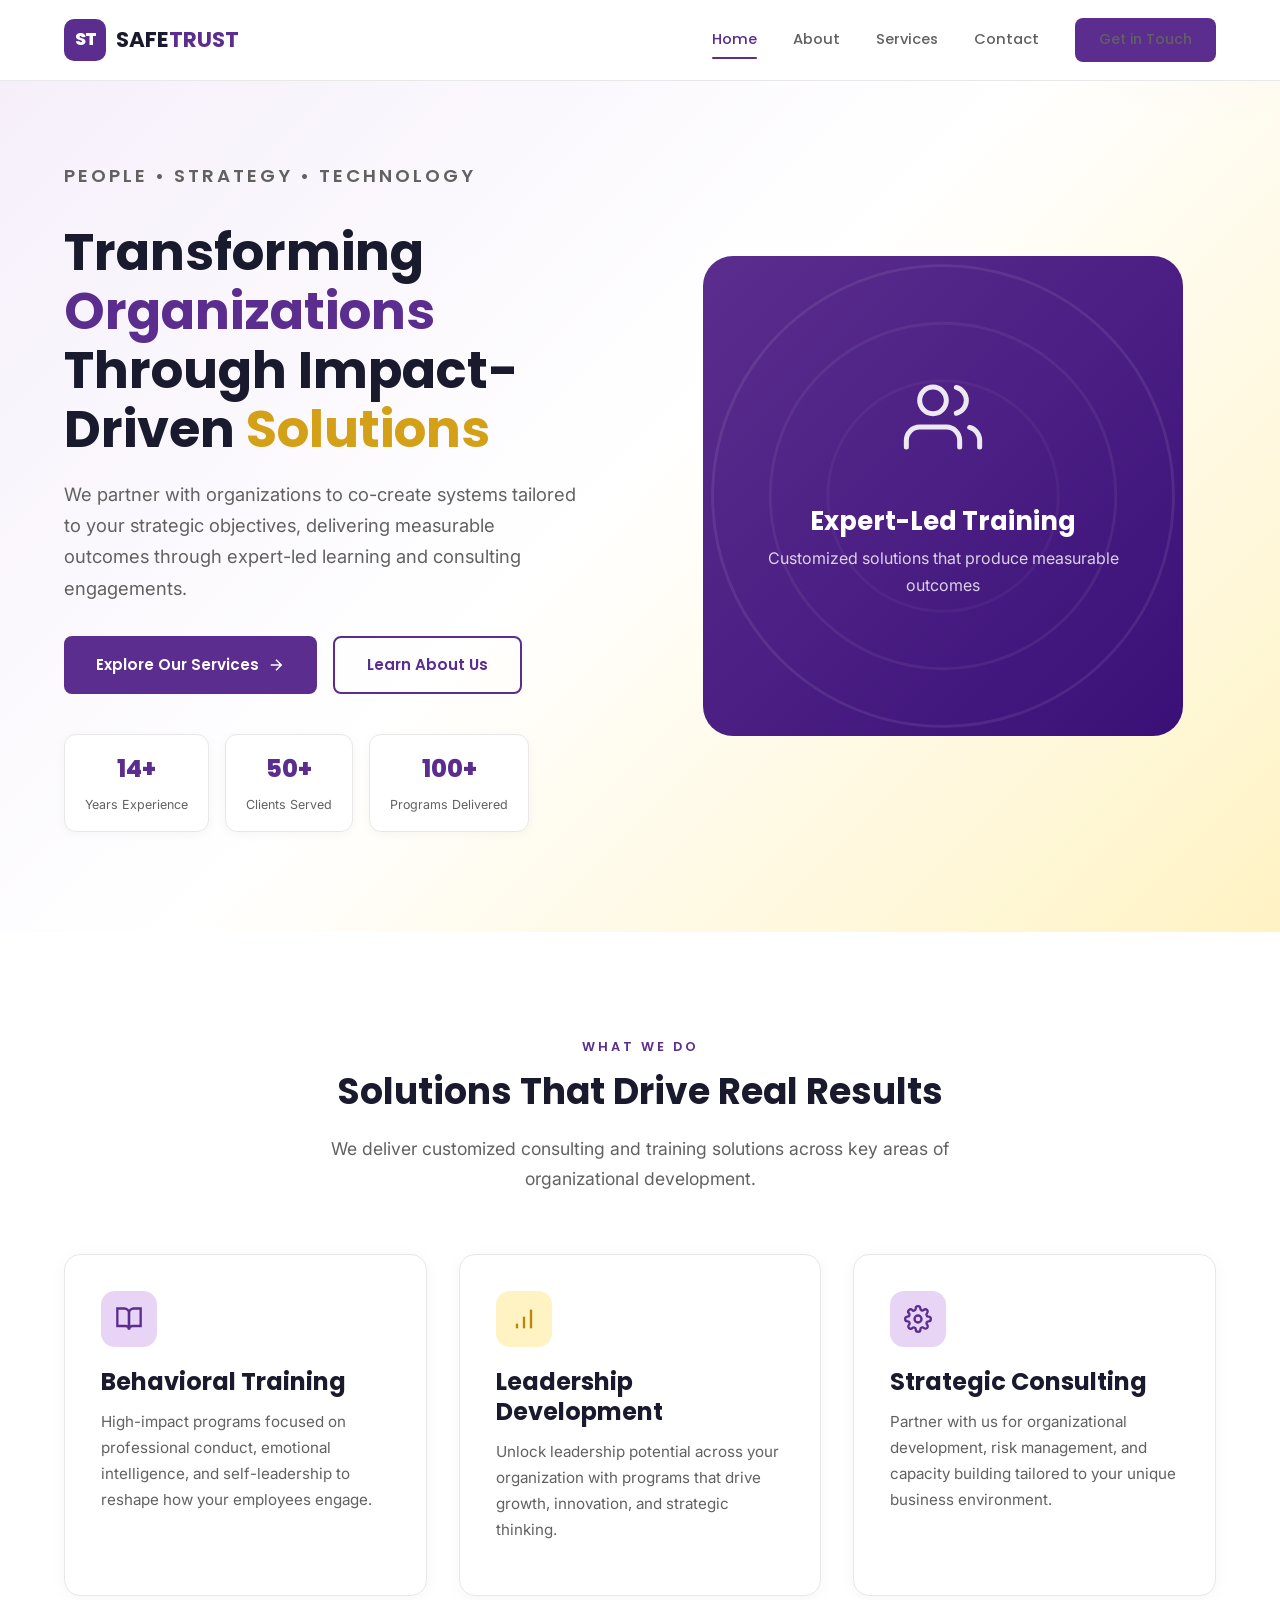
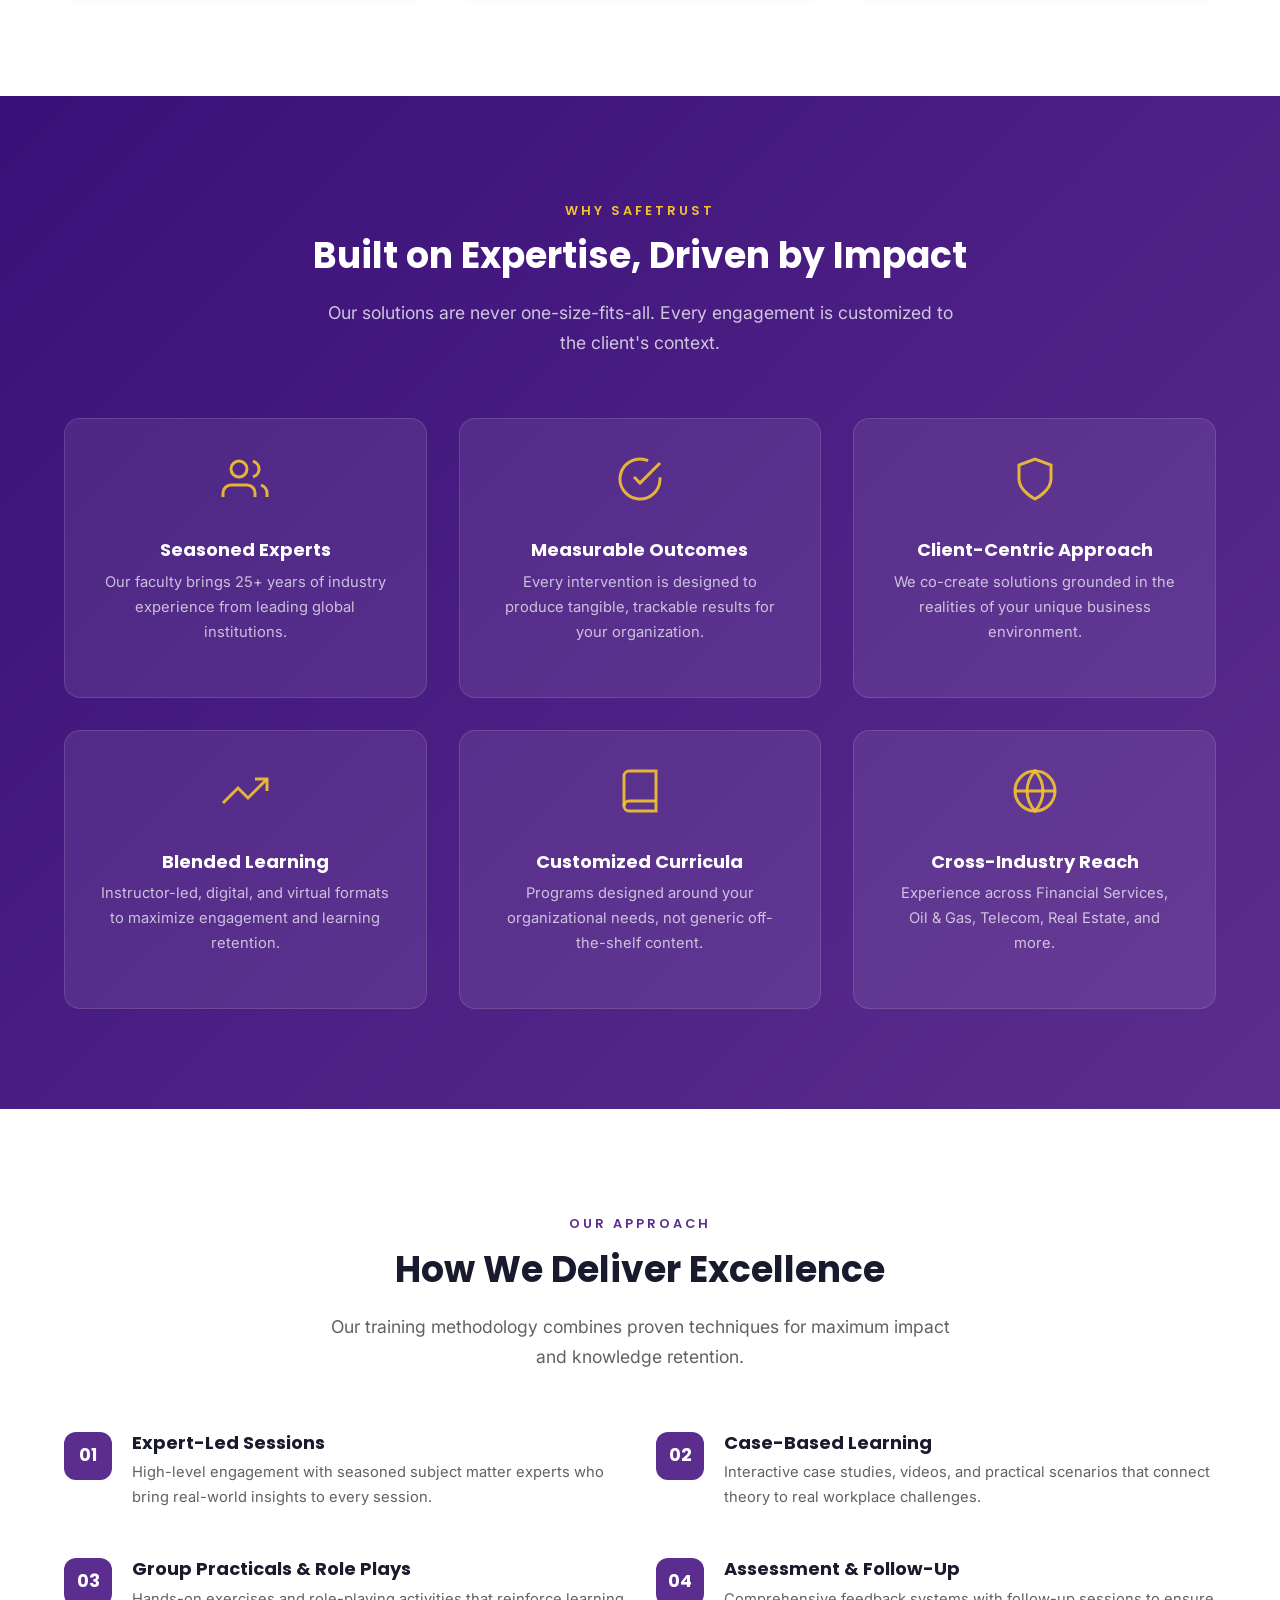
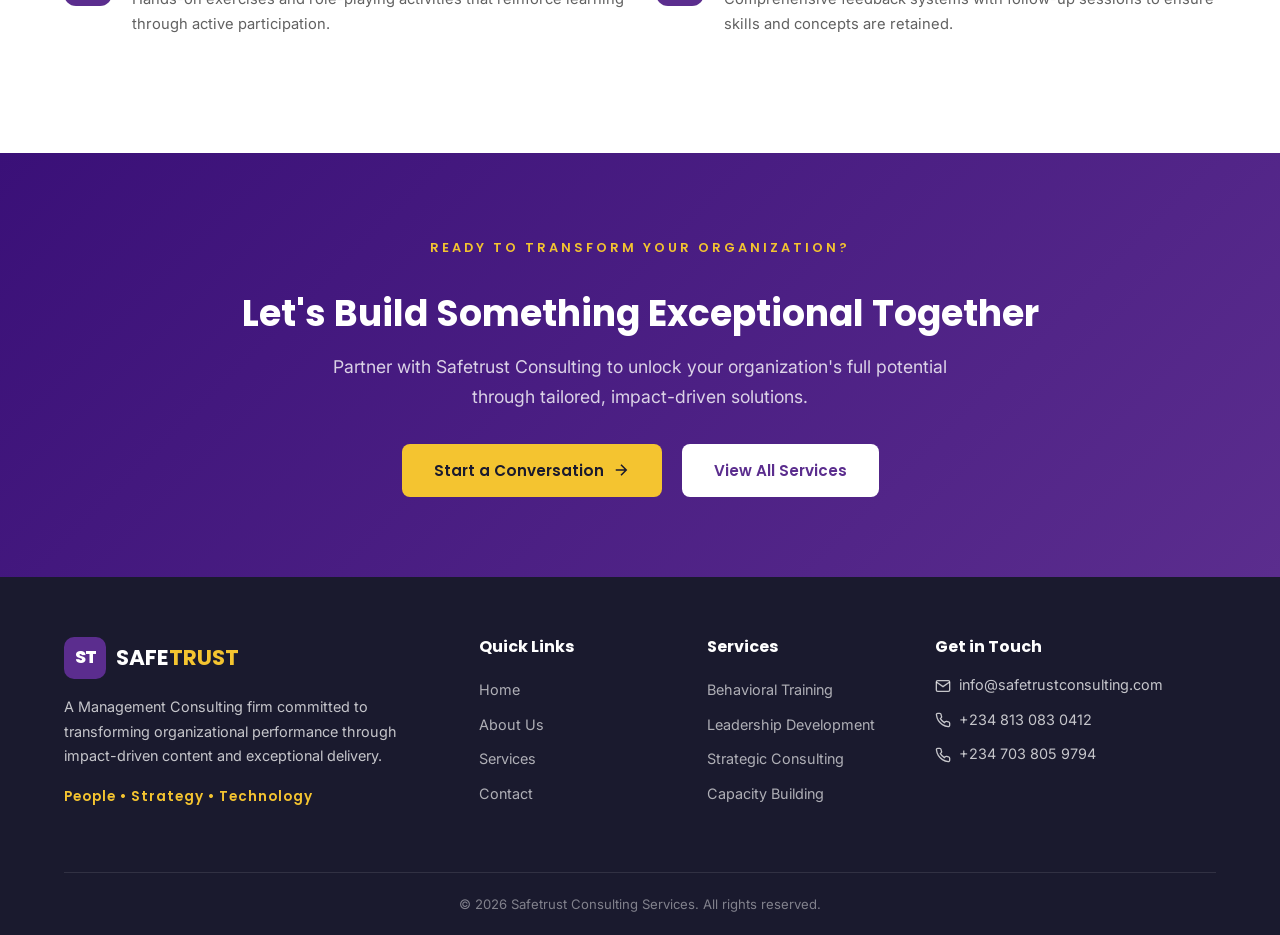
<file: index.html>
<!DOCTYPE html>
<html lang="en">
<head>
  <meta charset="UTF-8">
  <meta name="viewport" content="width=device-width, initial-scale=1.0">
  <meta name="description" content="Safetrust Consulting Services - Management consulting firm transforming organizational performance through people, strategy, and technology.">
  <meta name="keywords" content="management consulting, behavioral training, organizational development, leadership, capacity building, Nigeria">
  <title>Safetrust Consulting Services | People &bull; Strategy &bull; Technology</title>
  <link rel="preconnect" href="https://fonts.googleapis.com">
  <link rel="preconnect" href="https://fonts.gstatic.com" crossorigin>
  <link href="https://fonts.googleapis.com/css2?family=Inter:wght@400;500;600&family=Poppins:wght@500;600;700;800&display=swap" rel="stylesheet">
  <link rel="stylesheet" href="css/styles.css">
</head>
<body>

  <!-- Navigation -->
  <nav class="navbar" id="navbar">
    <div class="nav-inner">
      <a href="index.html" class="nav-logo">
        <div class="logo-icon">ST</div>
        <span>SAFE<span class="highlight">TRUST</span></span>
      </a>
      <div class="nav-links" id="navLinks">
        <a href="index.html" class="active">Home</a>
        <a href="about.html">About</a>
        <a href="services.html">Services</a>
        <a href="contact.html">Contact</a>
        <a href="contact.html" class="btn btn-primary nav-cta">Get in Touch</a>
      </div>
      <button class="nav-toggle" id="navToggle" aria-label="Toggle navigation">
        <span></span><span></span><span></span>
      </button>
    </div>
  </nav>

  <!-- Hero Section -->
  <section class="hero">
    <div class="container">
      <div class="hero-inner">
        <div class="hero-content fade-in">
          <p class="section-label">People &bull; Strategy &bull; Technology</p>
          <h1>Transforming <span class="accent">Organizations</span> Through Impact-Driven <span class="gold-accent">Solutions</span></h1>
          <p>We partner with organizations to co-create systems tailored to your strategic objectives, delivering measurable outcomes through expert-led learning and consulting engagements.</p>
          <div class="hero-buttons">
            <a href="services.html" class="btn btn-primary">
              Explore Our Services
              <svg viewBox="0 0 24 24" fill="none" stroke="currentColor" stroke-width="2"><path d="M5 12h14M12 5l7 7-7 7"/></svg>
            </a>
            <a href="about.html" class="btn btn-outline">Learn About Us</a>
          </div>
          <div class="hero-stat-badges">
            <div class="stat-badge">
              <span class="number">14+</span>
              <span class="label">Years Experience</span>
            </div>
            <div class="stat-badge">
              <span class="number">50+</span>
              <span class="label">Clients Served</span>
            </div>
            <div class="stat-badge">
              <span class="number">100+</span>
              <span class="label">Programs Delivered</span>
            </div>
          </div>
        </div>
        <div class="hero-visual fade-in">
          <div class="hero-graphic">
            <div class="hero-graphic-content">
              <div class="big-icon">
                <svg width="80" height="80" viewBox="0 0 24 24" fill="none" stroke="currentColor" stroke-width="1.5" stroke-linecap="round" stroke-linejoin="round">
                  <path d="M17 21v-2a4 4 0 0 0-4-4H5a4 4 0 0 0-4 4v2"/>
                  <circle cx="9" cy="7" r="4"/>
                  <path d="M23 21v-2a4 4 0 0 0-3-3.87"/>
                  <path d="M16 3.13a4 4 0 0 1 0 7.75"/>
                </svg>
              </div>
              <h3>Expert-Led Training</h3>
              <p>Customized solutions that produce measurable outcomes</p>
            </div>
          </div>
        </div>
      </div>
    </div>
  </section>

  <!-- What We Do -->
  <section class="section">
    <div class="container">
      <div class="section-header fade-in">
        <p class="section-label">What We Do</p>
        <h2 class="section-title">Solutions That Drive Real Results</h2>
        <p class="section-subtitle">We deliver customized consulting and training solutions across key areas of organizational development.</p>
      </div>
      <div class="grid-3">
        <div class="card fade-in">
          <div class="card-icon purple">
            <svg width="28" height="28" viewBox="0 0 24 24" fill="none" stroke="currentColor" stroke-width="2"><path d="M2 3h6a4 4 0 0 1 4 4v14a3 3 0 0 0-3-3H2z"/><path d="M22 3h-6a4 4 0 0 0-4 4v14a3 3 0 0 1 3-3h7z"/></svg>
          </div>
          <h3>Behavioral Training</h3>
          <p>High-impact programs focused on professional conduct, emotional intelligence, and self-leadership to reshape how your employees engage.</p>
        </div>
        <div class="card fade-in">
          <div class="card-icon gold">
            <svg width="28" height="28" viewBox="0 0 24 24" fill="none" stroke="currentColor" stroke-width="2"><path d="M12 20V10"/><path d="M18 20V4"/><path d="M6 20v-4"/></svg>
          </div>
          <h3>Leadership Development</h3>
          <p>Unlock leadership potential across your organization with programs that drive growth, innovation, and strategic thinking.</p>
        </div>
        <div class="card fade-in">
          <div class="card-icon purple">
            <svg width="28" height="28" viewBox="0 0 24 24" fill="none" stroke="currentColor" stroke-width="2"><circle cx="12" cy="12" r="3"/><path d="M19.4 15a1.65 1.65 0 0 0 .33 1.82l.06.06a2 2 0 1 1-2.83 2.83l-.06-.06a1.65 1.65 0 0 0-1.82-.33 1.65 1.65 0 0 0-1 1.51V21a2 2 0 0 1-4 0v-.09A1.65 1.65 0 0 0 9 19.4a1.65 1.65 0 0 0-1.82.33l-.06.06a2 2 0 1 1-2.83-2.83l.06-.06A1.65 1.65 0 0 0 4.68 15a1.65 1.65 0 0 0-1.51-1H3a2 2 0 0 1 0-4h.09A1.65 1.65 0 0 0 4.6 9a1.65 1.65 0 0 0-.33-1.82l-.06-.06a2 2 0 1 1 2.83-2.83l.06.06A1.65 1.65 0 0 0 9 4.68a1.65 1.65 0 0 0 1-1.51V3a2 2 0 0 1 4 0v.09a1.65 1.65 0 0 0 1 1.51 1.65 1.65 0 0 0 1.82-.33l.06-.06a2 2 0 1 1 2.83 2.83l-.06.06A1.65 1.65 0 0 0 19.4 9a1.65 1.65 0 0 0 1.51 1H21a2 2 0 0 1 0 4h-.09a1.65 1.65 0 0 0-1.51 1z"/></svg>
          </div>
          <h3>Strategic Consulting</h3>
          <p>Partner with us for organizational development, risk management, and capacity building tailored to your unique business environment.</p>
        </div>
      </div>
    </div>
  </section>

  <!-- Why Choose Us -->
  <section class="section section-purple">
    <div class="container">
      <div class="section-header fade-in">
        <p class="section-label">Why Safetrust</p>
        <h2 class="section-title">Built on Expertise, Driven by Impact</h2>
        <p class="section-subtitle">Our solutions are never one-size-fits-all. Every engagement is customized to the client's context.</p>
      </div>
      <div class="pillar-grid">
        <div class="pillar-card fade-in">
          <div class="icon">
            <svg width="48" height="48" viewBox="0 0 24 24" fill="none" stroke="rgba(244,196,48,0.9)" stroke-width="1.5"><path d="M17 21v-2a4 4 0 0 0-4-4H5a4 4 0 0 0-4 4v2"/><circle cx="9" cy="7" r="4"/><path d="M23 21v-2a4 4 0 0 0-3-3.87"/><path d="M16 3.13a4 4 0 0 1 0 7.75"/></svg>
          </div>
          <h4>Seasoned Experts</h4>
          <p>Our faculty brings 25+ years of industry experience from leading global institutions.</p>
        </div>
        <div class="pillar-card fade-in">
          <div class="icon">
            <svg width="48" height="48" viewBox="0 0 24 24" fill="none" stroke="rgba(244,196,48,0.9)" stroke-width="1.5"><path d="M22 11.08V12a10 10 0 1 1-5.93-9.14"/><polyline points="22 4 12 14.01 9 11.01"/></svg>
          </div>
          <h4>Measurable Outcomes</h4>
          <p>Every intervention is designed to produce tangible, trackable results for your organization.</p>
        </div>
        <div class="pillar-card fade-in">
          <div class="icon">
            <svg width="48" height="48" viewBox="0 0 24 24" fill="none" stroke="rgba(244,196,48,0.9)" stroke-width="1.5"><path d="M12 22s8-4 8-10V5l-8-3-8 3v7c0 6 8 10 8 10z"/></svg>
          </div>
          <h4>Client-Centric Approach</h4>
          <p>We co-create solutions grounded in the realities of your unique business environment.</p>
        </div>
        <div class="pillar-card fade-in">
          <div class="icon">
            <svg width="48" height="48" viewBox="0 0 24 24" fill="none" stroke="rgba(244,196,48,0.9)" stroke-width="1.5"><polyline points="23 6 13.5 15.5 8.5 10.5 1 18"/><polyline points="17 6 23 6 23 12"/></svg>
          </div>
          <h4>Blended Learning</h4>
          <p>Instructor-led, digital, and virtual formats to maximize engagement and learning retention.</p>
        </div>
        <div class="pillar-card fade-in">
          <div class="icon">
            <svg width="48" height="48" viewBox="0 0 24 24" fill="none" stroke="rgba(244,196,48,0.9)" stroke-width="1.5"><path d="M4 19.5A2.5 2.5 0 0 1 6.5 17H20"/><path d="M6.5 2H20v20H6.5A2.5 2.5 0 0 1 4 19.5v-15A2.5 2.5 0 0 1 6.5 2z"/></svg>
          </div>
          <h4>Customized Curricula</h4>
          <p>Programs designed around your organizational needs, not generic off-the-shelf content.</p>
        </div>
        <div class="pillar-card fade-in">
          <div class="icon">
            <svg width="48" height="48" viewBox="0 0 24 24" fill="none" stroke="rgba(244,196,48,0.9)" stroke-width="1.5"><circle cx="12" cy="12" r="10"/><line x1="2" y1="12" x2="22" y2="12"/><path d="M12 2a15.3 15.3 0 0 1 4 10 15.3 15.3 0 0 1-4 10 15.3 15.3 0 0 1-4-10 15.3 15.3 0 0 1 4-10z"/></svg>
          </div>
          <h4>Cross-Industry Reach</h4>
          <p>Experience across Financial Services, Oil &amp; Gas, Telecom, Real Estate, and more.</p>
        </div>
      </div>
    </div>
  </section>

  <!-- Methodology Preview -->
  <section class="section">
    <div class="container">
      <div class="section-header fade-in">
        <p class="section-label">Our Approach</p>
        <h2 class="section-title">How We Deliver Excellence</h2>
        <p class="section-subtitle">Our training methodology combines proven techniques for maximum impact and knowledge retention.</p>
      </div>
      <div class="method-steps">
        <div class="method-step fade-in">
          <div class="step-num">01</div>
          <div>
            <h4>Expert-Led Sessions</h4>
            <p>High-level engagement with seasoned subject matter experts who bring real-world insights to every session.</p>
          </div>
        </div>
        <div class="method-step fade-in">
          <div class="step-num">02</div>
          <div>
            <h4>Case-Based Learning</h4>
            <p>Interactive case studies, videos, and practical scenarios that connect theory to real workplace challenges.</p>
          </div>
        </div>
        <div class="method-step fade-in">
          <div class="step-num">03</div>
          <div>
            <h4>Group Practicals &amp; Role Plays</h4>
            <p>Hands-on exercises and role-playing activities that reinforce learning through active participation.</p>
          </div>
        </div>
        <div class="method-step fade-in">
          <div class="step-num">04</div>
          <div>
            <h4>Assessment &amp; Follow-Up</h4>
            <p>Comprehensive feedback systems with follow-up sessions to ensure skills and concepts are retained.</p>
          </div>
        </div>
      </div>
    </div>
  </section>

  <!-- CTA -->
  <section class="section section-purple cta-banner">
    <div class="container fade-in">
      <p class="section-label">Ready to Transform Your Organization?</p>
      <h2>Let's Build Something Exceptional Together</h2>
      <p class="section-subtitle" style="margin: 0 auto 2rem; color: rgba(255,255,255,0.8);">Partner with Safetrust Consulting to unlock your organization's full potential through tailored, impact-driven solutions.</p>
      <a href="contact.html" class="btn btn-gold">
        Start a Conversation
        <svg viewBox="0 0 24 24" fill="none" stroke="currentColor" stroke-width="2"><path d="M5 12h14M12 5l7 7-7 7"/></svg>
      </a>
      <a href="services.html" class="btn btn-white">View All Services</a>
    </div>
  </section>

  <!-- Footer -->
  <footer class="footer">
    <div class="container">
      <div class="footer-grid">
        <div class="footer-brand">
          <div class="nav-logo" style="margin-bottom: 16px;">
            <div class="logo-icon">ST</div>
            <span style="color: #fff;">SAFE<span class="highlight" style="color: #F4C430;">TRUST</span></span>
          </div>
          <p>A Management Consulting firm committed to transforming organizational performance through impact-driven content and exceptional delivery.</p>
          <p class="footer-tagline">People &bull; Strategy &bull; Technology</p>
        </div>
        <div class="footer-links">
          <h4>Quick Links</h4>
          <a href="index.html">Home</a>
          <a href="about.html">About Us</a>
          <a href="services.html">Services</a>
          <a href="contact.html">Contact</a>
        </div>
        <div class="footer-links">
          <h4>Services</h4>
          <a href="services.html">Behavioral Training</a>
          <a href="services.html">Leadership Development</a>
          <a href="services.html">Strategic Consulting</a>
          <a href="services.html">Capacity Building</a>
        </div>
        <div class="footer-contact">
          <h4>Get in Touch</h4>
          <p>
            <svg width="16" height="16" viewBox="0 0 24 24" fill="none" stroke="currentColor" stroke-width="2"><path d="M4 4h16c1.1 0 2 .9 2 2v12c0 1.1-.9 2-2 2H4c-1.1 0-2-.9-2-2V6c0-1.1.9-2 2-2z"/><polyline points="22,6 12,13 2,6"/></svg>
            info@safetrustconsulting.com
          </p>
          <p>
            <svg width="16" height="16" viewBox="0 0 24 24" fill="none" stroke="currentColor" stroke-width="2"><path d="M22 16.92v3a2 2 0 0 1-2.18 2 19.79 19.79 0 0 1-8.63-3.07 19.5 19.5 0 0 1-6-6 19.79 19.79 0 0 1-3.07-8.67A2 2 0 0 1 4.11 2h3a2 2 0 0 1 2 1.72 12.84 12.84 0 0 0 .7 2.81 2 2 0 0 1-.45 2.11L8.09 9.91a16 16 0 0 0 6 6l1.27-1.27a2 2 0 0 1 2.11-.45 12.84 12.84 0 0 0 2.81.7A2 2 0 0 1 22 16.92z"/></svg>
            +234 813 083 0412
          </p>
          <p>
            <svg width="16" height="16" viewBox="0 0 24 24" fill="none" stroke="currentColor" stroke-width="2"><path d="M22 16.92v3a2 2 0 0 1-2.18 2 19.79 19.79 0 0 1-8.63-3.07 19.5 19.5 0 0 1-6-6 19.79 19.79 0 0 1-3.07-8.67A2 2 0 0 1 4.11 2h3a2 2 0 0 1 2 1.72 12.84 12.84 0 0 0 .7 2.81 2 2 0 0 1-.45 2.11L8.09 9.91a16 16 0 0 0 6 6l1.27-1.27a2 2 0 0 1 2.11-.45 12.84 12.84 0 0 0 2.81.7A2 2 0 0 1 22 16.92z"/></svg>
            +234 703 805 9794
          </p>
        </div>
      </div>
      <div class="footer-bottom">
        &copy; 2026 Safetrust Consulting Services. All rights reserved.
      </div>
    </div>
  </footer>

  <script src="js/main.js"></script>
</body>
</html>
</file>
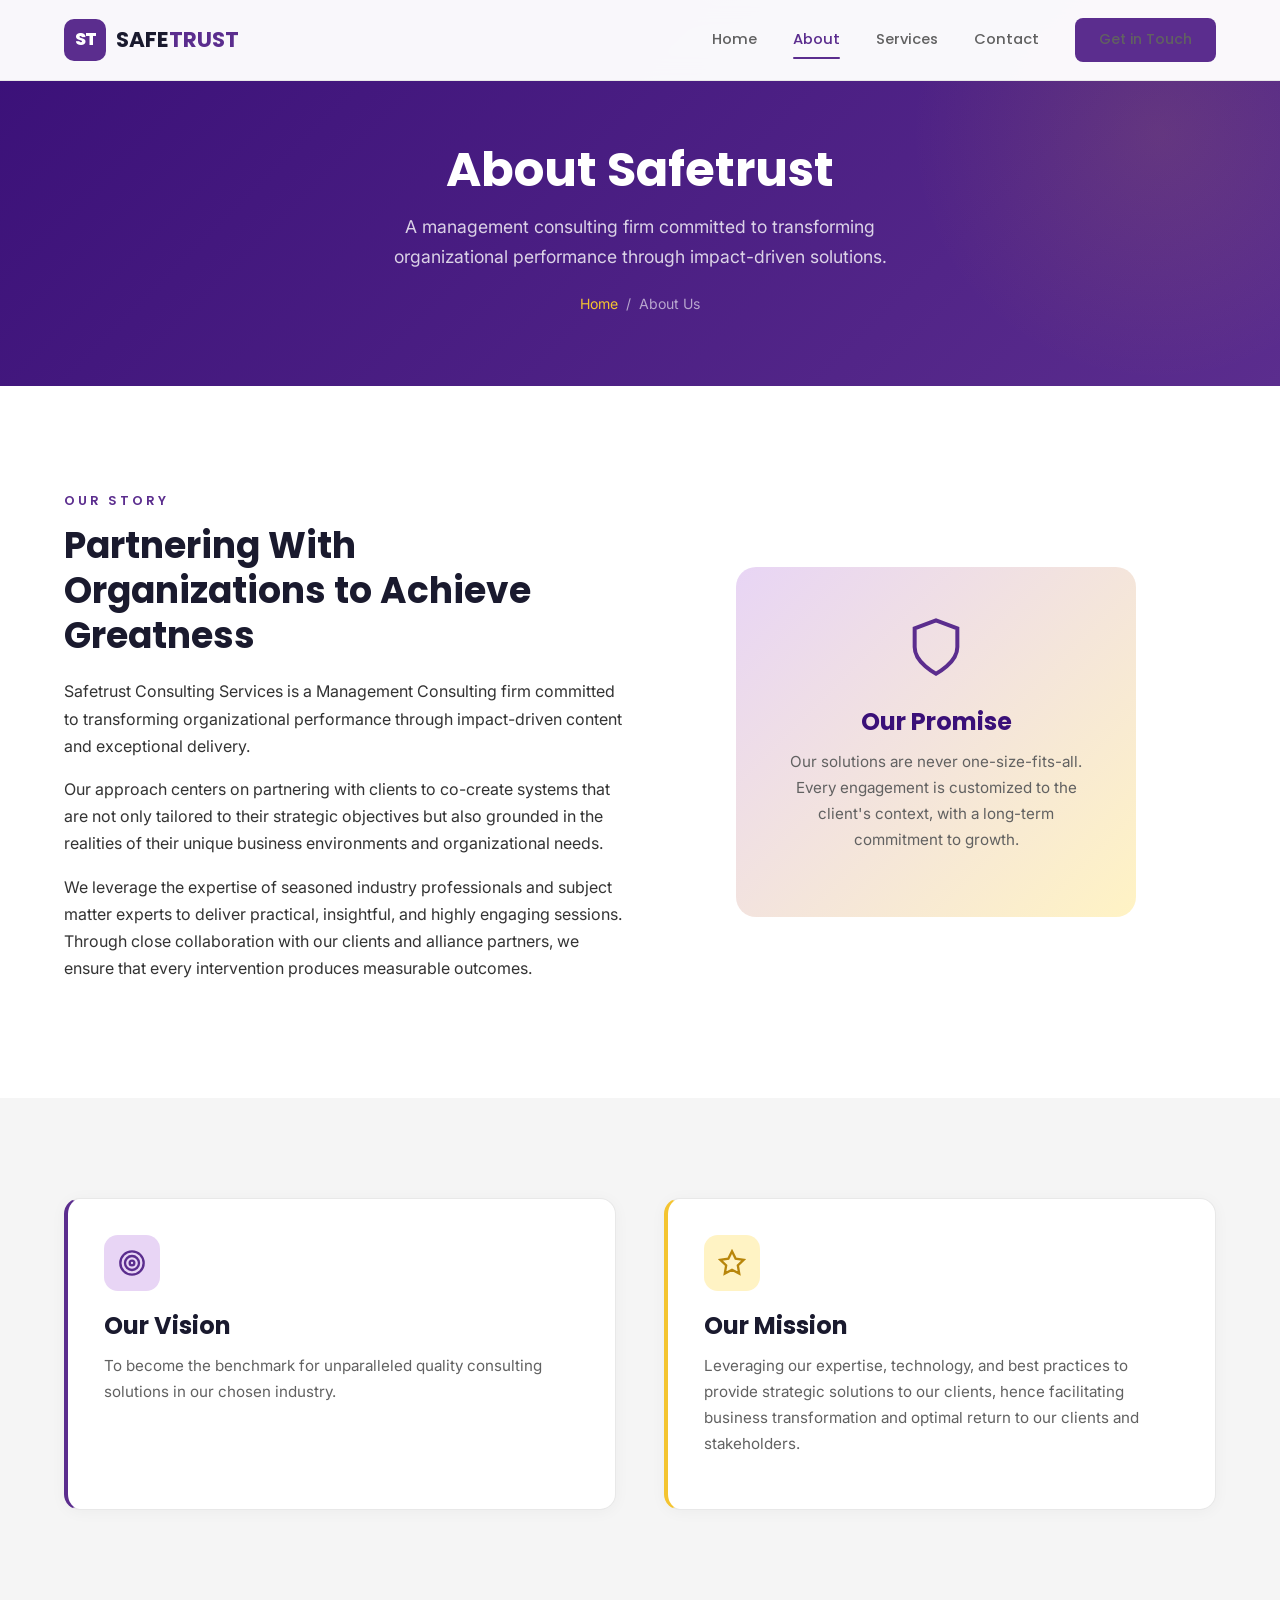
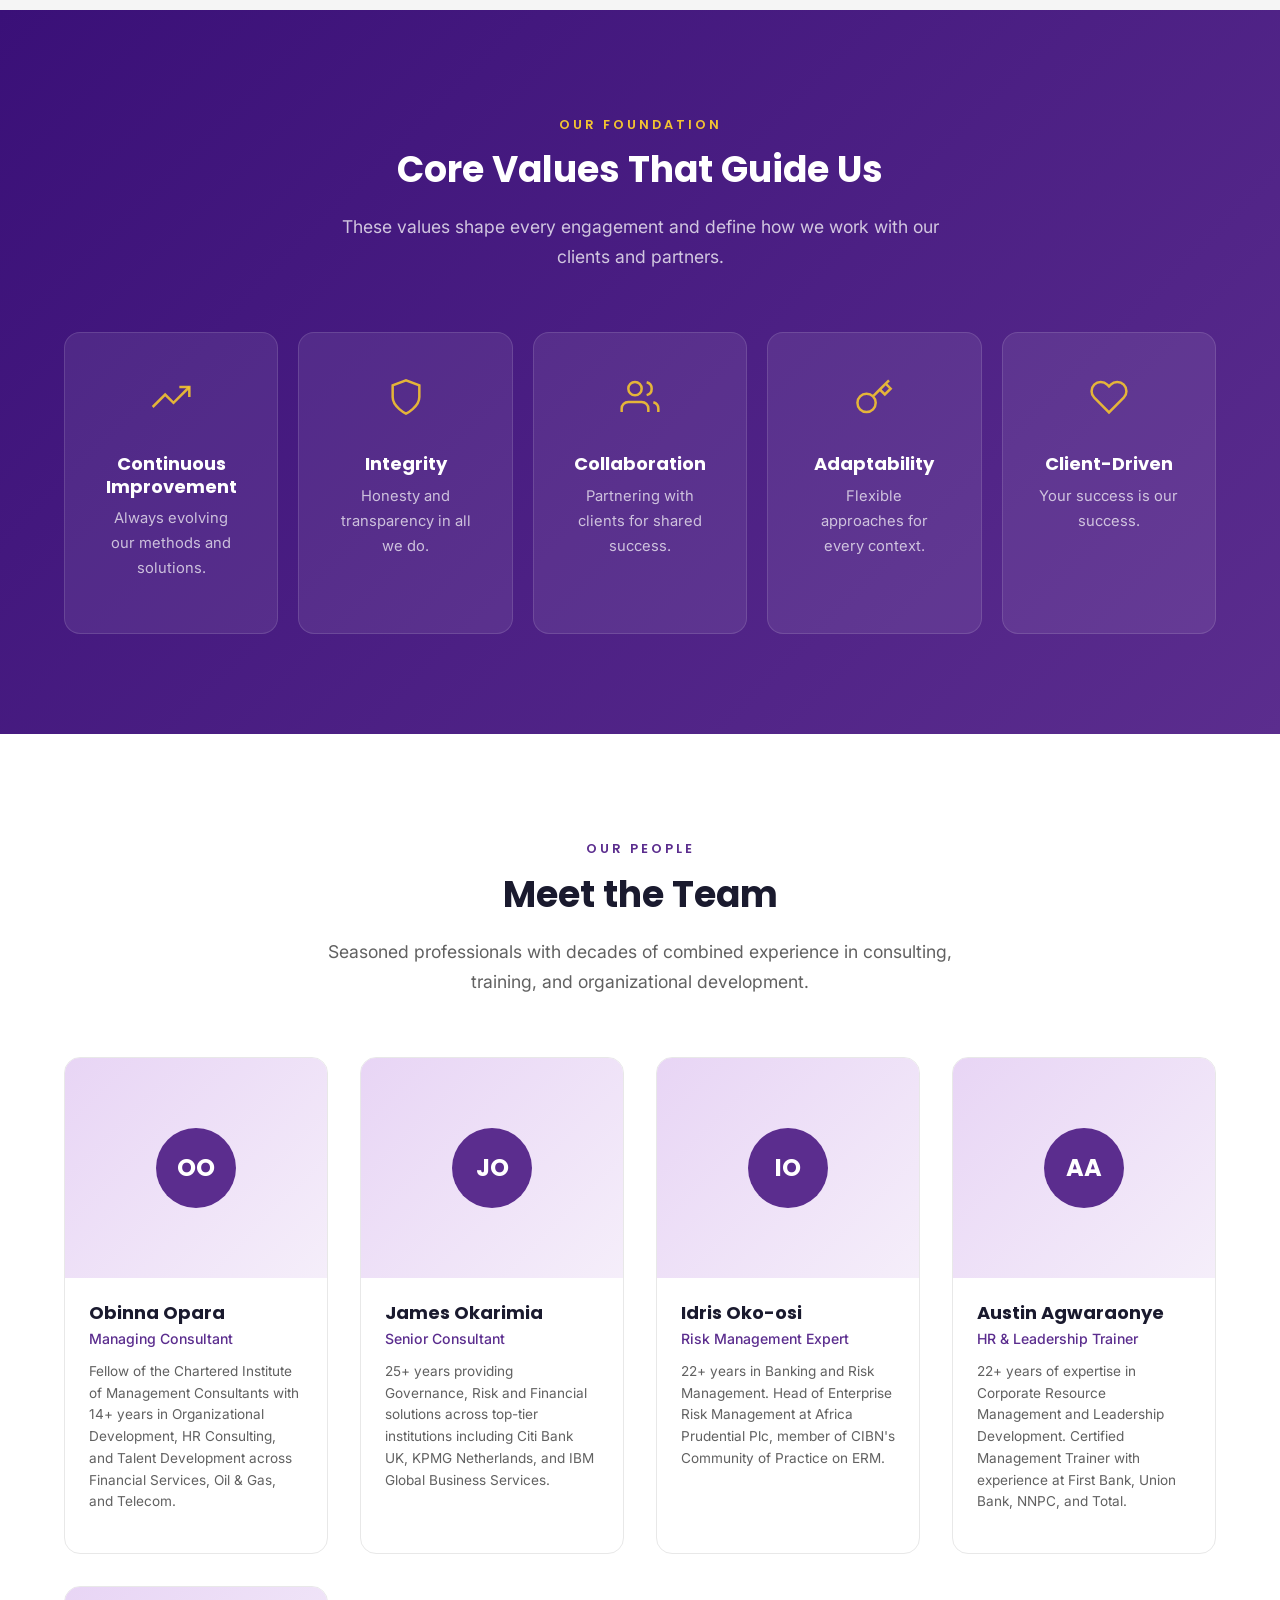
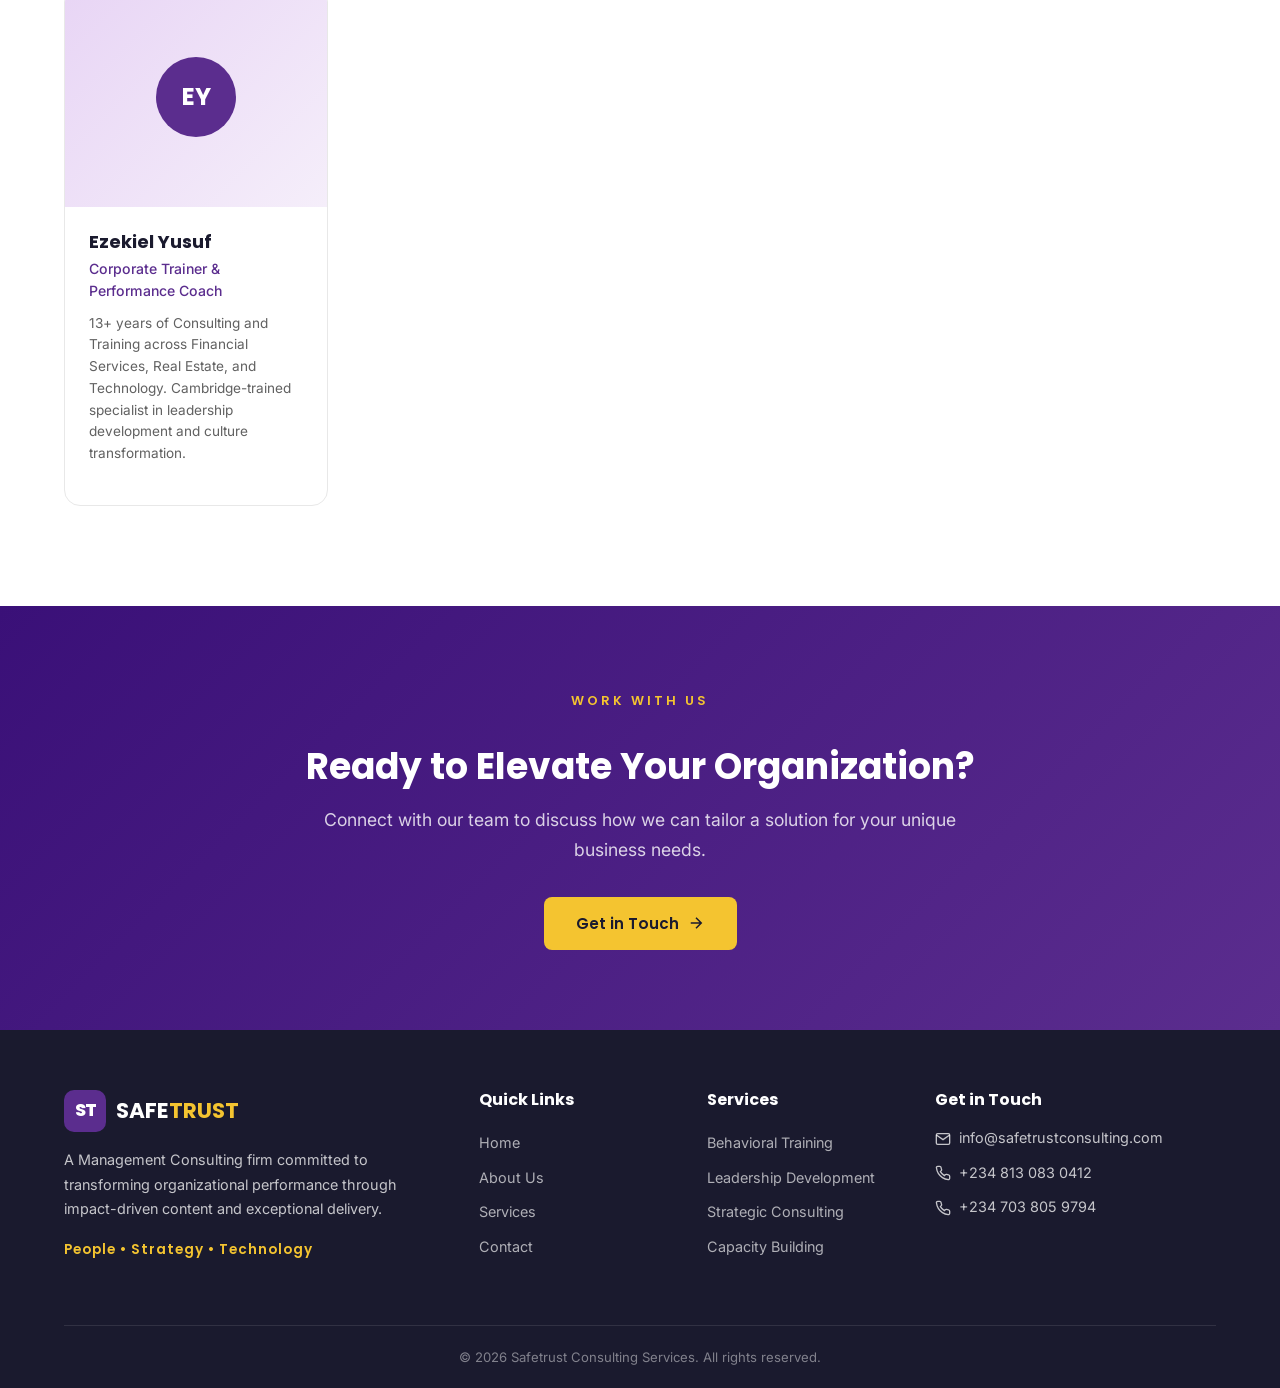
<file: about.html>
<!DOCTYPE html>
<html lang="en">
<head>
  <meta charset="UTF-8">
  <meta name="viewport" content="width=device-width, initial-scale=1.0">
  <meta name="description" content="About Safetrust Consulting Services - Our story, mission, values, and the expert team behind our impact-driven consulting solutions.">
  <title>About Us | Safetrust Consulting Services</title>
  <link rel="preconnect" href="https://fonts.googleapis.com">
  <link rel="preconnect" href="https://fonts.gstatic.com" crossorigin>
  <link href="https://fonts.googleapis.com/css2?family=Inter:wght@400;500;600&family=Poppins:wght@500;600;700;800&display=swap" rel="stylesheet">
  <link rel="stylesheet" href="css/styles.css">
</head>
<body>

  <!-- Navigation -->
  <nav class="navbar" id="navbar">
    <div class="nav-inner">
      <a href="index.html" class="nav-logo">
        <div class="logo-icon">ST</div>
        <span>SAFE<span class="highlight">TRUST</span></span>
      </a>
      <div class="nav-links" id="navLinks">
        <a href="index.html">Home</a>
        <a href="about.html" class="active">About</a>
        <a href="services.html">Services</a>
        <a href="contact.html">Contact</a>
        <a href="contact.html" class="btn btn-primary nav-cta">Get in Touch</a>
      </div>
      <button class="nav-toggle" id="navToggle" aria-label="Toggle navigation">
        <span></span><span></span><span></span>
      </button>
    </div>
  </nav>

  <!-- Page Header -->
  <section class="page-header">
    <div class="container">
      <h1>About Safetrust</h1>
      <p>A management consulting firm committed to transforming organizational performance through impact-driven solutions.</p>
      <div class="breadcrumb">
        <a href="index.html">Home</a> &nbsp;/&nbsp; About Us
      </div>
    </div>
  </section>

  <!-- Our Story -->
  <section class="section">
    <div class="container">
      <div class="grid-2" style="align-items: center;">
        <div class="fade-in">
          <p class="section-label">Our Story</p>
          <h2 class="section-title">Partnering With Organizations to Achieve Greatness</h2>
          <p>Safetrust Consulting Services is a Management Consulting firm committed to transforming organizational performance through impact-driven content and exceptional delivery.</p>
          <p>Our approach centers on partnering with clients to co-create systems that are not only tailored to their strategic objectives but also grounded in the realities of their unique business environments and organizational needs.</p>
          <p>We leverage the expertise of seasoned industry professionals and subject matter experts to deliver practical, insightful, and highly engaging sessions. Through close collaboration with our clients and alliance partners, we ensure that every intervention produces measurable outcomes.</p>
        </div>
        <div class="fade-in" style="display: flex; justify-content: center;">
          <div style="background: linear-gradient(135deg, var(--purple-pale), var(--gold-light)); border-radius: 20px; padding: 48px; text-align: center; max-width: 400px; width: 100%;">
            <svg width="64" height="64" viewBox="0 0 24 24" fill="none" stroke="var(--purple-mid)" stroke-width="1.5" style="margin-bottom: 20px;">
              <path d="M12 22s8-4 8-10V5l-8-3-8 3v7c0 6 8 10 8 10z"/>
            </svg>
            <h3 style="color: var(--purple-dark); margin-bottom: 12px;">Our Promise</h3>
            <p style="color: var(--gray-600); font-size: 0.95rem;">Our solutions are never one-size-fits-all. Every engagement is customized to the client's context, with a long-term commitment to growth.</p>
          </div>
        </div>
      </div>
    </div>
  </section>

  <!-- Vision & Mission -->
  <section class="section section-alt">
    <div class="container">
      <div class="grid-2" style="gap: 48px;">
        <div class="card fade-in" style="border-left: 4px solid var(--purple-mid);">
          <div class="card-icon purple">
            <svg width="28" height="28" viewBox="0 0 24 24" fill="none" stroke="currentColor" stroke-width="2"><circle cx="12" cy="12" r="10"/><circle cx="12" cy="12" r="6"/><circle cx="12" cy="12" r="2"/></svg>
          </div>
          <h3>Our Vision</h3>
          <p>To become the benchmark for unparalleled quality consulting solutions in our chosen industry.</p>
        </div>
        <div class="card fade-in" style="border-left: 4px solid var(--gold);">
          <div class="card-icon gold">
            <svg width="28" height="28" viewBox="0 0 24 24" fill="none" stroke="currentColor" stroke-width="2"><polygon points="12 2 15.09 8.26 22 9.27 17 14.14 18.18 21.02 12 17.77 5.82 21.02 7 14.14 2 9.27 8.91 8.26 12 2"/></svg>
          </div>
          <h3>Our Mission</h3>
          <p>Leveraging our expertise, technology, and best practices to provide strategic solutions to our clients, hence facilitating business transformation and optimal return to our clients and stakeholders.</p>
        </div>
      </div>
    </div>
  </section>

  <!-- Core Values -->
  <section class="section section-purple">
    <div class="container">
      <div class="section-header fade-in">
        <p class="section-label">Our Foundation</p>
        <h2 class="section-title">Core Values That Guide Us</h2>
        <p class="section-subtitle">These values shape every engagement and define how we work with our clients and partners.</p>
      </div>
      <div class="grid-5-values" style="display: grid; grid-template-columns: repeat(auto-fit, minmax(200px, 1fr)); gap: 20px;">
        <div class="pillar-card fade-in">
          <div class="icon">
            <svg width="40" height="40" viewBox="0 0 24 24" fill="none" stroke="rgba(244,196,48,0.9)" stroke-width="1.5"><polyline points="23 6 13.5 15.5 8.5 10.5 1 18"/><polyline points="17 6 23 6 23 12"/></svg>
          </div>
          <h4>Continuous Improvement</h4>
          <p>Always evolving our methods and solutions.</p>
        </div>
        <div class="pillar-card fade-in">
          <div class="icon">
            <svg width="40" height="40" viewBox="0 0 24 24" fill="none" stroke="rgba(244,196,48,0.9)" stroke-width="1.5"><path d="M12 22s8-4 8-10V5l-8-3-8 3v7c0 6 8 10 8 10z"/></svg>
          </div>
          <h4>Integrity</h4>
          <p>Honesty and transparency in all we do.</p>
        </div>
        <div class="pillar-card fade-in">
          <div class="icon">
            <svg width="40" height="40" viewBox="0 0 24 24" fill="none" stroke="rgba(244,196,48,0.9)" stroke-width="1.5"><path d="M17 21v-2a4 4 0 0 0-4-4H5a4 4 0 0 0-4 4v2"/><circle cx="9" cy="7" r="4"/><path d="M23 21v-2a4 4 0 0 0-3-3.87"/><path d="M16 3.13a4 4 0 0 1 0 7.75"/></svg>
          </div>
          <h4>Collaboration</h4>
          <p>Partnering with clients for shared success.</p>
        </div>
        <div class="pillar-card fade-in">
          <div class="icon">
            <svg width="40" height="40" viewBox="0 0 24 24" fill="none" stroke="rgba(244,196,48,0.9)" stroke-width="1.5"><path d="M21 2l-2 2m-7.61 7.61a5.5 5.5 0 1 1-7.778 7.778 5.5 5.5 0 0 1 7.777-7.777zm0 0L15.5 7.5m0 0l3 3L22 7l-3-3m-3.5 3.5L19 4"/></svg>
          </div>
          <h4>Adaptability</h4>
          <p>Flexible approaches for every context.</p>
        </div>
        <div class="pillar-card fade-in">
          <div class="icon">
            <svg width="40" height="40" viewBox="0 0 24 24" fill="none" stroke="rgba(244,196,48,0.9)" stroke-width="1.5"><path d="M20.84 4.61a5.5 5.5 0 0 0-7.78 0L12 5.67l-1.06-1.06a5.5 5.5 0 0 0-7.78 7.78l1.06 1.06L12 21.23l7.78-7.78 1.06-1.06a5.5 5.5 0 0 0 0-7.78z"/></svg>
          </div>
          <h4>Client-Driven</h4>
          <p>Your success is our success.</p>
        </div>
      </div>
    </div>
  </section>

  <!-- Our Team -->
  <section class="section">
    <div class="container">
      <div class="section-header fade-in">
        <p class="section-label">Our People</p>
        <h2 class="section-title">Meet the Team</h2>
        <p class="section-subtitle">Seasoned professionals with decades of combined experience in consulting, training, and organizational development.</p>
      </div>
      <div class="team-grid">
        <div class="team-card fade-in">
          <div class="avatar">
            <div class="initials">OO</div>
          </div>
          <div class="info">
            <h4>Obinna Opara</h4>
            <p class="role">Managing Consultant</p>
            <p>Fellow of the Chartered Institute of Management Consultants with 14+ years in Organizational Development, HR Consulting, and Talent Development across Financial Services, Oil &amp; Gas, and Telecom.</p>
          </div>
        </div>
        <div class="team-card fade-in">
          <div class="avatar">
            <div class="initials">JO</div>
          </div>
          <div class="info">
            <h4>James Okarimia</h4>
            <p class="role">Senior Consultant</p>
            <p>25+ years providing Governance, Risk and Financial solutions across top-tier institutions including Citi Bank UK, KPMG Netherlands, and IBM Global Business Services.</p>
          </div>
        </div>
        <div class="team-card fade-in">
          <div class="avatar">
            <div class="initials">IO</div>
          </div>
          <div class="info">
            <h4>Idris Oko-osi</h4>
            <p class="role">Risk Management Expert</p>
            <p>22+ years in Banking and Risk Management. Head of Enterprise Risk Management at Africa Prudential Plc, member of CIBN's Community of Practice on ERM.</p>
          </div>
        </div>
        <div class="team-card fade-in">
          <div class="avatar">
            <div class="initials">AA</div>
          </div>
          <div class="info">
            <h4>Austin Agwaraonye</h4>
            <p class="role">HR &amp; Leadership Trainer</p>
            <p>22+ years of expertise in Corporate Resource Management and Leadership Development. Certified Management Trainer with experience at First Bank, Union Bank, NNPC, and Total.</p>
          </div>
        </div>
        <div class="team-card fade-in">
          <div class="avatar">
            <div class="initials">EY</div>
          </div>
          <div class="info">
            <h4>Ezekiel Yusuf</h4>
            <p class="role">Corporate Trainer &amp; Performance Coach</p>
            <p>13+ years of Consulting and Training across Financial Services, Real Estate, and Technology. Cambridge-trained specialist in leadership development and culture transformation.</p>
          </div>
        </div>
      </div>
    </div>
  </section>

  <!-- CTA -->
  <section class="section section-purple cta-banner">
    <div class="container fade-in">
      <p class="section-label">Work With Us</p>
      <h2>Ready to Elevate Your Organization?</h2>
      <p class="section-subtitle" style="margin: 0 auto 2rem; color: rgba(255,255,255,0.8);">Connect with our team to discuss how we can tailor a solution for your unique business needs.</p>
      <a href="contact.html" class="btn btn-gold">
        Get in Touch
        <svg viewBox="0 0 24 24" fill="none" stroke="currentColor" stroke-width="2"><path d="M5 12h14M12 5l7 7-7 7"/></svg>
      </a>
    </div>
  </section>

  <!-- Footer -->
  <footer class="footer">
    <div class="container">
      <div class="footer-grid">
        <div class="footer-brand">
          <div class="nav-logo" style="margin-bottom: 16px;">
            <div class="logo-icon">ST</div>
            <span style="color: #fff;">SAFE<span class="highlight" style="color: #F4C430;">TRUST</span></span>
          </div>
          <p>A Management Consulting firm committed to transforming organizational performance through impact-driven content and exceptional delivery.</p>
          <p class="footer-tagline">People &bull; Strategy &bull; Technology</p>
        </div>
        <div class="footer-links">
          <h4>Quick Links</h4>
          <a href="index.html">Home</a>
          <a href="about.html">About Us</a>
          <a href="services.html">Services</a>
          <a href="contact.html">Contact</a>
        </div>
        <div class="footer-links">
          <h4>Services</h4>
          <a href="services.html">Behavioral Training</a>
          <a href="services.html">Leadership Development</a>
          <a href="services.html">Strategic Consulting</a>
          <a href="services.html">Capacity Building</a>
        </div>
        <div class="footer-contact">
          <h4>Get in Touch</h4>
          <p>
            <svg width="16" height="16" viewBox="0 0 24 24" fill="none" stroke="currentColor" stroke-width="2"><path d="M4 4h16c1.1 0 2 .9 2 2v12c0 1.1-.9 2-2 2H4c-1.1 0-2-.9-2-2V6c0-1.1.9-2 2-2z"/><polyline points="22,6 12,13 2,6"/></svg>
            info@safetrustconsulting.com
          </p>
          <p>
            <svg width="16" height="16" viewBox="0 0 24 24" fill="none" stroke="currentColor" stroke-width="2"><path d="M22 16.92v3a2 2 0 0 1-2.18 2 19.79 19.79 0 0 1-8.63-3.07 19.5 19.5 0 0 1-6-6 19.79 19.79 0 0 1-3.07-8.67A2 2 0 0 1 4.11 2h3a2 2 0 0 1 2 1.72 12.84 12.84 0 0 0 .7 2.81 2 2 0 0 1-.45 2.11L8.09 9.91a16 16 0 0 0 6 6l1.27-1.27a2 2 0 0 1 2.11-.45 12.84 12.84 0 0 0 2.81.7A2 2 0 0 1 22 16.92z"/></svg>
            +234 813 083 0412
          </p>
          <p>
            <svg width="16" height="16" viewBox="0 0 24 24" fill="none" stroke="currentColor" stroke-width="2"><path d="M22 16.92v3a2 2 0 0 1-2.18 2 19.79 19.79 0 0 1-8.63-3.07 19.5 19.5 0 0 1-6-6 19.79 19.79 0 0 1-3.07-8.67A2 2 0 0 1 4.11 2h3a2 2 0 0 1 2 1.72 12.84 12.84 0 0 0 .7 2.81 2 2 0 0 1-.45 2.11L8.09 9.91a16 16 0 0 0 6 6l1.27-1.27a2 2 0 0 1 2.11-.45 12.84 12.84 0 0 0 2.81.7A2 2 0 0 1 22 16.92z"/></svg>
            +234 703 805 9794
          </p>
        </div>
      </div>
      <div class="footer-bottom">
        &copy; 2026 Safetrust Consulting Services. All rights reserved.
      </div>
    </div>
  </footer>

  <script src="js/main.js"></script>
</body>
</html>
</file>
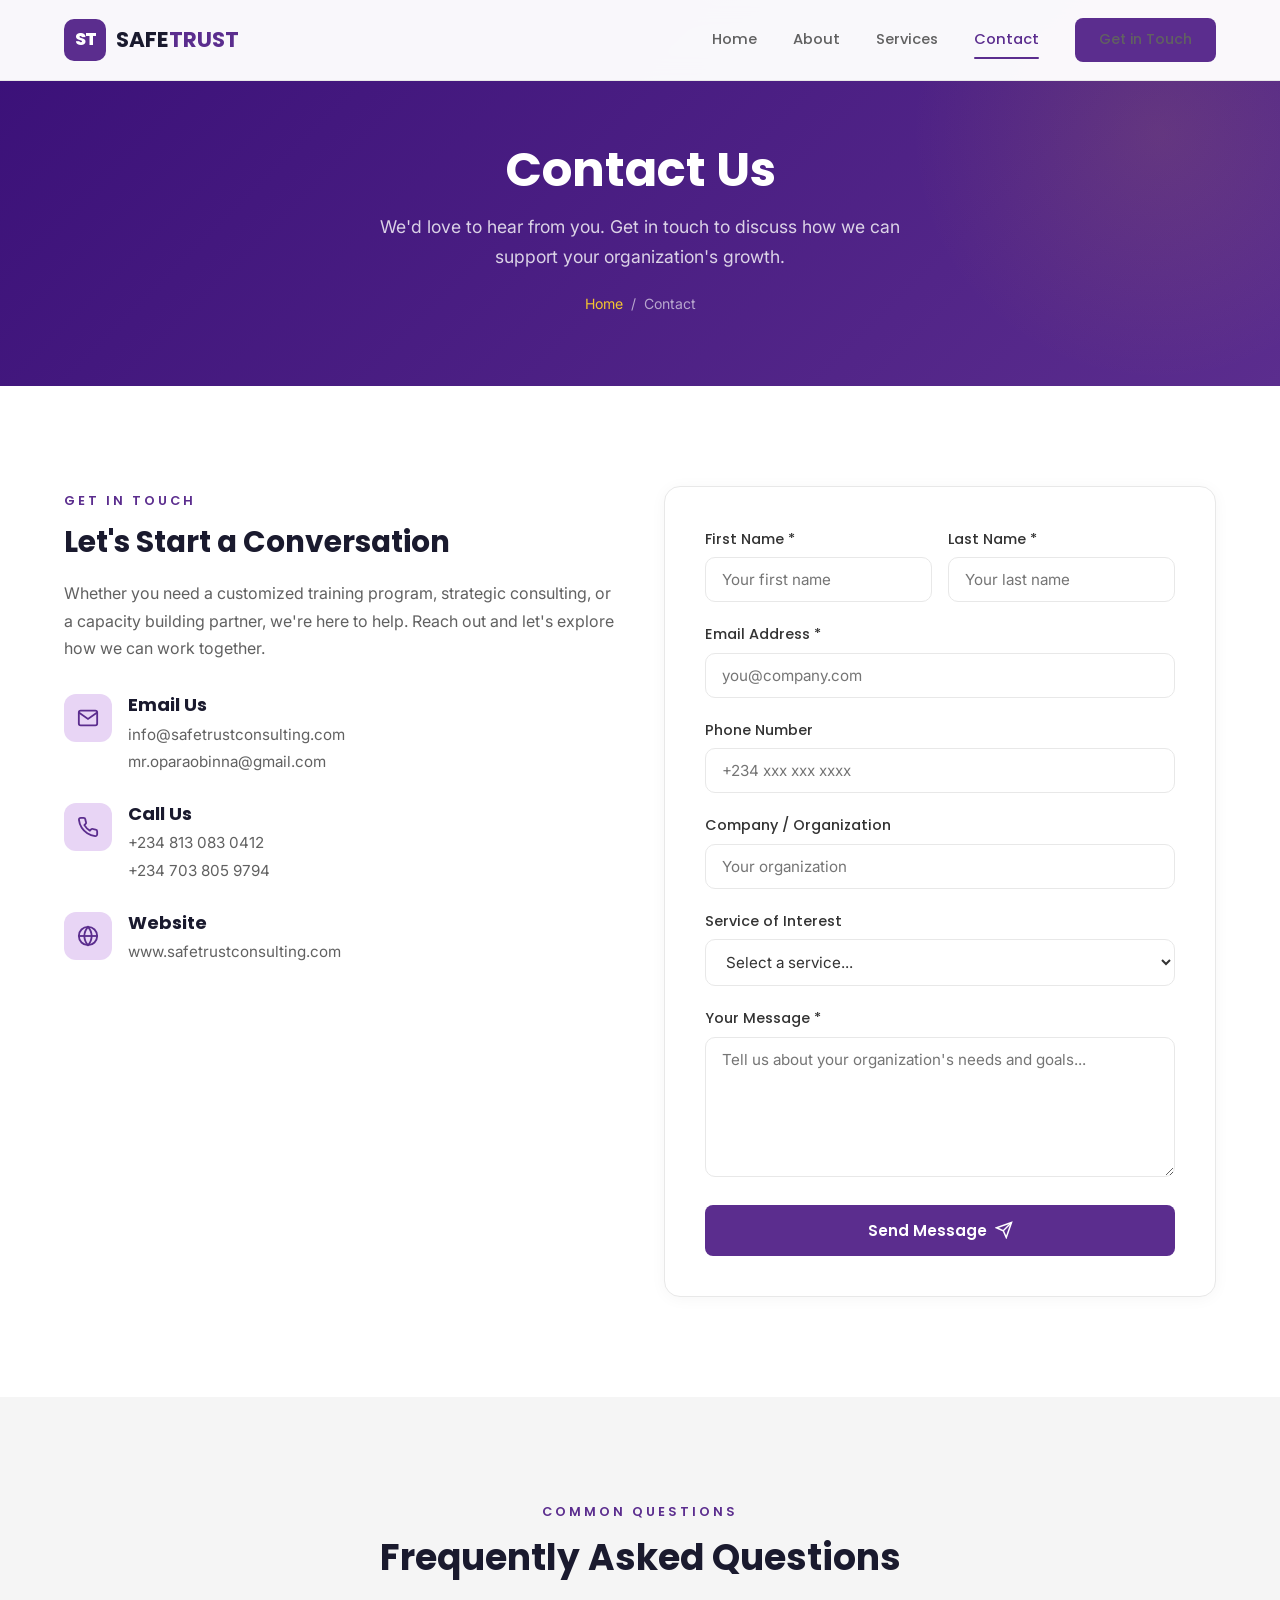
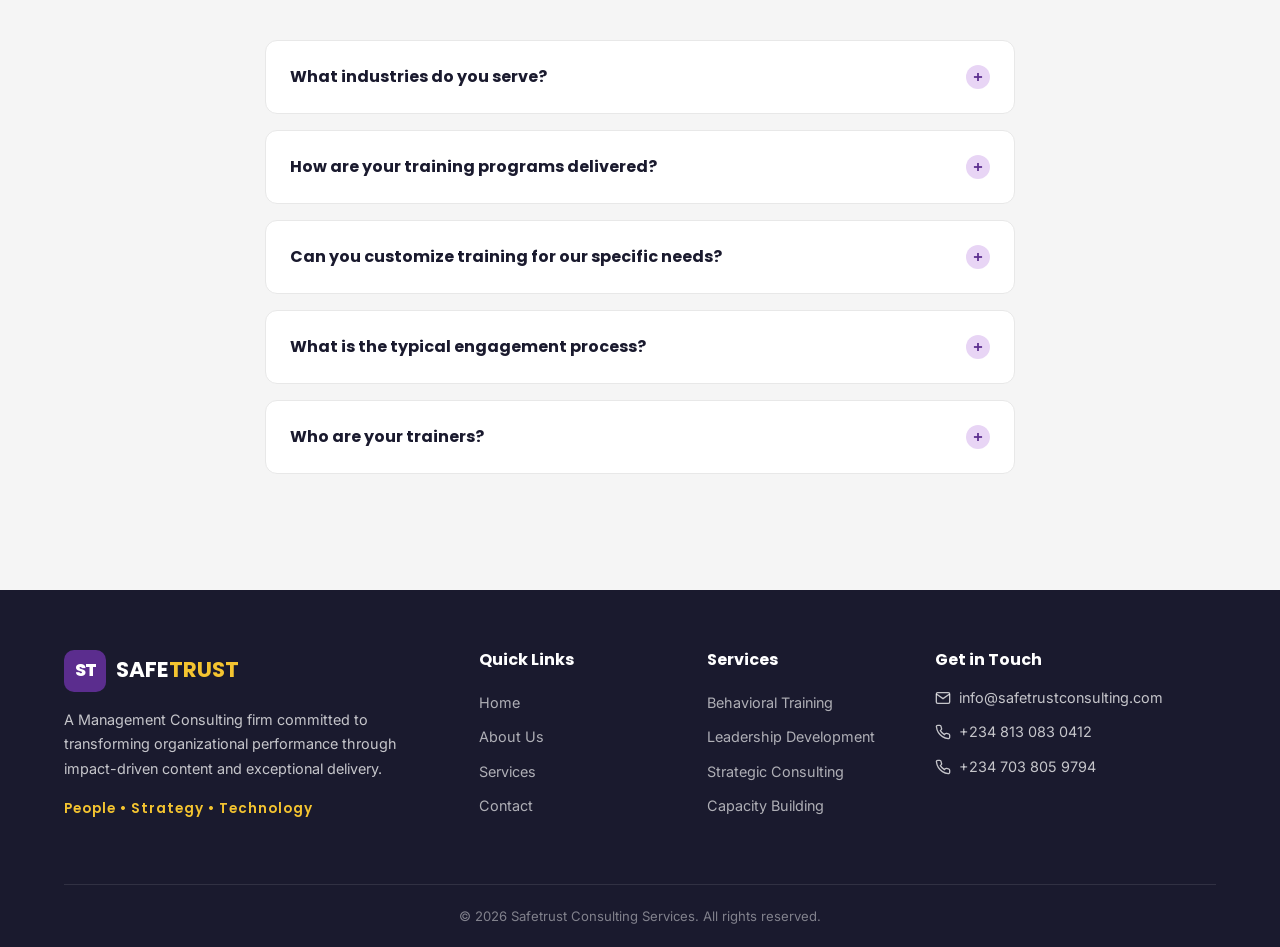
<file: contact.html>
<!DOCTYPE html>
<html lang="en">
<head>
  <meta charset="UTF-8">
  <meta name="viewport" content="width=device-width, initial-scale=1.0">
  <meta name="description" content="Contact Safetrust Consulting Services - Get in touch to discuss how we can help transform your organization.">
  <title>Contact Us | Safetrust Consulting Services</title>
  <link rel="preconnect" href="https://fonts.googleapis.com">
  <link rel="preconnect" href="https://fonts.gstatic.com" crossorigin>
  <link href="https://fonts.googleapis.com/css2?family=Inter:wght@400;500;600&family=Poppins:wght@500;600;700;800&display=swap" rel="stylesheet">
  <link rel="stylesheet" href="css/styles.css">
  <style>
    .form-success {
      display: none;
      background: #E8F5E9;
      border: 1px solid #A5D6A7;
      border-radius: 12px;
      padding: 24px;
      text-align: center;
      color: #2E7D32;
    }
    .form-success svg { margin-bottom: 12px; }
    .form-success h3 { color: #2E7D32; margin-bottom: 8px; }
    .map-placeholder {
      width: 100%;
      height: 300px;
      background: linear-gradient(135deg, var(--purple-pale), var(--gold-light));
      border-radius: 16px;
      display: flex;
      align-items: center;
      justify-content: center;
      flex-direction: column;
      gap: 12px;
      margin-top: 40px;
    }
    .map-placeholder p { color: var(--gray-600); font-size: 0.92rem; }
    .faq-item {
      background: var(--white);
      border: 1px solid var(--gray-200);
      border-radius: 12px;
      padding: 24px;
      margin-bottom: 16px;
      cursor: pointer;
      transition: all var(--transition);
    }
    .faq-item:hover { border-color: var(--purple-pale); }
    .faq-item h4 {
      display: flex;
      justify-content: space-between;
      align-items: center;
      font-size: 1rem;
    }
    .faq-item h4 .toggle-icon {
      width: 24px;
      height: 24px;
      border-radius: 50%;
      background: var(--purple-pale);
      display: flex;
      align-items: center;
      justify-content: center;
      flex-shrink: 0;
      transition: transform var(--transition);
    }
    .faq-item.open .toggle-icon { transform: rotate(45deg); }
    .faq-answer {
      max-height: 0;
      overflow: hidden;
      transition: max-height 0.3s ease, padding 0.3s ease;
    }
    .faq-item.open .faq-answer {
      max-height: 200px;
      padding-top: 16px;
    }
    .faq-answer p { color: var(--gray-600); font-size: 0.92rem; margin: 0; }
  </style>
</head>
<body>

  <!-- Navigation -->
  <nav class="navbar" id="navbar">
    <div class="nav-inner">
      <a href="index.html" class="nav-logo">
        <div class="logo-icon">ST</div>
        <span>SAFE<span class="highlight">TRUST</span></span>
      </a>
      <div class="nav-links" id="navLinks">
        <a href="index.html">Home</a>
        <a href="about.html">About</a>
        <a href="services.html">Services</a>
        <a href="contact.html" class="active">Contact</a>
        <a href="contact.html" class="btn btn-primary nav-cta">Get in Touch</a>
      </div>
      <button class="nav-toggle" id="navToggle" aria-label="Toggle navigation">
        <span></span><span></span><span></span>
      </button>
    </div>
  </nav>

  <!-- Page Header -->
  <section class="page-header">
    <div class="container">
      <h1>Contact Us</h1>
      <p>We'd love to hear from you. Get in touch to discuss how we can support your organization's growth.</p>
      <div class="breadcrumb">
        <a href="index.html">Home</a> &nbsp;/&nbsp; Contact
      </div>
    </div>
  </section>

  <!-- Contact Form & Info -->
  <section class="section">
    <div class="container">
      <div class="contact-grid">
        <!-- Contact Info -->
        <div class="fade-in">
          <p class="section-label">Get in Touch</p>
          <h2 class="section-title" style="font-size: 1.85rem;">Let's Start a Conversation</h2>
          <p style="color: var(--gray-600); margin-bottom: 32px;">Whether you need a customized training program, strategic consulting, or a capacity building partner, we're here to help. Reach out and let's explore how we can work together.</p>

          <div class="contact-info-block">
            <div class="icon-circle">
              <svg width="22" height="22" viewBox="0 0 24 24" fill="none" stroke="currentColor" stroke-width="2"><path d="M4 4h16c1.1 0 2 .9 2 2v12c0 1.1-.9 2-2 2H4c-1.1 0-2-.9-2-2V6c0-1.1.9-2 2-2z"/><polyline points="22,6 12,13 2,6"/></svg>
            </div>
            <div>
              <h4>Email Us</h4>
              <a href="mailto:info@safetrustconsulting.com">info@safetrustconsulting.com</a><br>
              <a href="mailto:mr.oparaobinna@gmail.com">mr.oparaobinna@gmail.com</a>
            </div>
          </div>

          <div class="contact-info-block">
            <div class="icon-circle">
              <svg width="22" height="22" viewBox="0 0 24 24" fill="none" stroke="currentColor" stroke-width="2"><path d="M22 16.92v3a2 2 0 0 1-2.18 2 19.79 19.79 0 0 1-8.63-3.07 19.5 19.5 0 0 1-6-6 19.79 19.79 0 0 1-3.07-8.67A2 2 0 0 1 4.11 2h3a2 2 0 0 1 2 1.72 12.84 12.84 0 0 0 .7 2.81 2 2 0 0 1-.45 2.11L8.09 9.91a16 16 0 0 0 6 6l1.27-1.27a2 2 0 0 1 2.11-.45 12.84 12.84 0 0 0 2.81.7A2 2 0 0 1 22 16.92z"/></svg>
            </div>
            <div>
              <h4>Call Us</h4>
              <a href="tel:+2348130830412">+234 813 083 0412</a><br>
              <a href="tel:+2347038059794">+234 703 805 9794</a>
            </div>
          </div>

          <div class="contact-info-block">
            <div class="icon-circle">
              <svg width="22" height="22" viewBox="0 0 24 24" fill="none" stroke="currentColor" stroke-width="2"><circle cx="12" cy="12" r="10"/><line x1="2" y1="12" x2="22" y2="12"/><path d="M12 2a15.3 15.3 0 0 1 4 10 15.3 15.3 0 0 1-4 10 15.3 15.3 0 0 1-4-10 15.3 15.3 0 0 1 4-10z"/></svg>
            </div>
            <div>
              <h4>Website</h4>
              <a href="https://www.safetrustconsulting.com" target="_blank" rel="noopener">www.safetrustconsulting.com</a>
            </div>
          </div>
        </div>

        <!-- Contact Form -->
        <div class="fade-in">
          <div class="card" style="padding: 40px;">
            <form id="contactForm" action="https://formspree.io/f/mjgjanyj" method="POST">
              <div class="form-row">
                <div class="form-group">
                  <label for="firstName">First Name *</label>
                  <input type="text" id="firstName" name="firstName" required placeholder="Your first name">
                </div>
                <div class="form-group">
                  <label for="lastName">Last Name *</label>
                  <input type="text" id="lastName" name="lastName" required placeholder="Your last name">
                </div>
              </div>
              <div class="form-group">
                <label for="email">Email Address *</label>
                <input type="email" id="email" name="email" required placeholder="you@company.com">
              </div>
              <div class="form-group">
                <label for="phone">Phone Number</label>
                <input type="tel" id="phone" name="phone" placeholder="+234 xxx xxx xxxx">
              </div>
              <div class="form-group">
                <label for="company">Company / Organization</label>
                <input type="text" id="company" name="company" placeholder="Your organization">
              </div>
              <div class="form-group">
                <label for="service">Service of Interest</label>
                <select id="service" name="service">
                  <option value="">Select a service...</option>
                  <option value="behavioral-training">Behavioral Training</option>
                  <option value="leadership">Leadership Development</option>
                  <option value="risk-compliance">Risk &amp; Compliance</option>
                  <option value="data-technology">Data, AI &amp; Technology</option>
                  <option value="custom">Custom Program</option>
                  <option value="other">Other</option>
                </select>
              </div>
              <div class="form-group">
                <label for="message">Your Message *</label>
                <textarea id="message" name="message" required placeholder="Tell us about your organization's needs and goals..."></textarea>
              </div>
              <button type="submit" class="btn btn-primary" style="width: 100%; justify-content: center;">
                Send Message
                <svg viewBox="0 0 24 24" fill="none" stroke="currentColor" stroke-width="2"><line x1="22" y1="2" x2="11" y2="13"/><polygon points="22 2 15 22 11 13 2 9 22 2"/></svg>
              </button>
            </form>
            <div class="form-success" id="formSuccess">
              <svg width="48" height="48" viewBox="0 0 24 24" fill="none" stroke="#2E7D32" stroke-width="2"><path d="M22 11.08V12a10 10 0 1 1-5.93-9.14"/><polyline points="22 4 12 14.01 9 11.01"/></svg>
              <h3>Message Sent!</h3>
              <p>Thank you for reaching out. We'll get back to you within 24 hours.</p>
            </div>
          </div>
        </div>
      </div>
    </div>
  </section>

  <!-- FAQ Section -->
  <section class="section section-alt">
    <div class="container">
      <div class="section-header fade-in">
        <p class="section-label">Common Questions</p>
        <h2 class="section-title">Frequently Asked Questions</h2>
      </div>
      <div style="max-width: 750px; margin: 0 auto;">
        <div class="faq-item fade-in" onclick="this.classList.toggle('open')">
          <h4>
            What industries do you serve?
            <span class="toggle-icon">
              <svg width="14" height="14" viewBox="0 0 24 24" fill="none" stroke="var(--purple-mid)" stroke-width="3"><line x1="12" y1="5" x2="12" y2="19"/><line x1="5" y1="12" x2="19" y2="12"/></svg>
            </span>
          </h4>
          <div class="faq-answer">
            <p>We work across multiple industries including Financial Services, Oil &amp; Gas, Telecom, Real Estate, Technology, and Manufacturing. Our solutions are adaptable to any organizational context.</p>
          </div>
        </div>
        <div class="faq-item fade-in" onclick="this.classList.toggle('open')">
          <h4>
            How are your training programs delivered?
            <span class="toggle-icon">
              <svg width="14" height="14" viewBox="0 0 24 24" fill="none" stroke="var(--purple-mid)" stroke-width="3"><line x1="12" y1="5" x2="12" y2="19"/><line x1="5" y1="12" x2="19" y2="12"/></svg>
            </span>
          </h4>
          <div class="faq-answer">
            <p>We use a blended learning approach combining instructor-led sessions, digital learning, case studies, group exercises, role plays, and video-based learning for maximum engagement and retention.</p>
          </div>
        </div>
        <div class="faq-item fade-in" onclick="this.classList.toggle('open')">
          <h4>
            Can you customize training for our specific needs?
            <span class="toggle-icon">
              <svg width="14" height="14" viewBox="0 0 24 24" fill="none" stroke="var(--purple-mid)" stroke-width="3"><line x1="12" y1="5" x2="12" y2="19"/><line x1="5" y1="12" x2="19" y2="12"/></svg>
            </span>
          </h4>
          <div class="faq-answer">
            <p>Absolutely. Every engagement is customized to your context. We work closely with your team to understand your unique challenges and design solutions that address your specific organizational goals.</p>
          </div>
        </div>
        <div class="faq-item fade-in" onclick="this.classList.toggle('open')">
          <h4>
            What is the typical engagement process?
            <span class="toggle-icon">
              <svg width="14" height="14" viewBox="0 0 24 24" fill="none" stroke="var(--purple-mid)" stroke-width="3"><line x1="12" y1="5" x2="12" y2="19"/><line x1="5" y1="12" x2="19" y2="12"/></svg>
            </span>
          </h4>
          <div class="faq-answer">
            <p>Our process starts with a discovery conversation, followed by needs assessment, proposal development, program delivery, and post-training follow-up to ensure sustained impact and knowledge retention.</p>
          </div>
        </div>
        <div class="faq-item fade-in" onclick="this.classList.toggle('open')">
          <h4>
            Who are your trainers?
            <span class="toggle-icon">
              <svg width="14" height="14" viewBox="0 0 24 24" fill="none" stroke="var(--purple-mid)" stroke-width="3"><line x1="12" y1="5" x2="12" y2="19"/><line x1="5" y1="12" x2="19" y2="12"/></svg>
            </span>
          </h4>
          <div class="faq-answer">
            <p>Our team consists of seasoned industry professionals with 13-25+ years of experience across consulting, banking, risk management, HR, and leadership development. Visit our <a href="about.html" style="color: var(--purple-mid); text-decoration: underline;">About page</a> to meet the team.</p>
          </div>
        </div>
      </div>
    </div>
  </section>

  <!-- Footer -->
  <footer class="footer">
    <div class="container">
      <div class="footer-grid">
        <div class="footer-brand">
          <div class="nav-logo" style="margin-bottom: 16px;">
            <div class="logo-icon">ST</div>
            <span style="color: #fff;">SAFE<span class="highlight" style="color: #F4C430;">TRUST</span></span>
          </div>
          <p>A Management Consulting firm committed to transforming organizational performance through impact-driven content and exceptional delivery.</p>
          <p class="footer-tagline">People &bull; Strategy &bull; Technology</p>
        </div>
        <div class="footer-links">
          <h4>Quick Links</h4>
          <a href="index.html">Home</a>
          <a href="about.html">About Us</a>
          <a href="services.html">Services</a>
          <a href="contact.html">Contact</a>
        </div>
        <div class="footer-links">
          <h4>Services</h4>
          <a href="services.html">Behavioral Training</a>
          <a href="services.html">Leadership Development</a>
          <a href="services.html">Strategic Consulting</a>
          <a href="services.html">Capacity Building</a>
        </div>
        <div class="footer-contact">
          <h4>Get in Touch</h4>
          <p>
            <svg width="16" height="16" viewBox="0 0 24 24" fill="none" stroke="currentColor" stroke-width="2"><path d="M4 4h16c1.1 0 2 .9 2 2v12c0 1.1-.9 2-2 2H4c-1.1 0-2-.9-2-2V6c0-1.1.9-2 2-2z"/><polyline points="22,6 12,13 2,6"/></svg>
            info@safetrustconsulting.com
          </p>
          <p>
            <svg width="16" height="16" viewBox="0 0 24 24" fill="none" stroke="currentColor" stroke-width="2"><path d="M22 16.92v3a2 2 0 0 1-2.18 2 19.79 19.79 0 0 1-8.63-3.07 19.5 19.5 0 0 1-6-6 19.79 19.79 0 0 1-3.07-8.67A2 2 0 0 1 4.11 2h3a2 2 0 0 1 2 1.72 12.84 12.84 0 0 0 .7 2.81 2 2 0 0 1-.45 2.11L8.09 9.91a16 16 0 0 0 6 6l1.27-1.27a2 2 0 0 1 2.11-.45 12.84 12.84 0 0 0 2.81.7A2 2 0 0 1 22 16.92z"/></svg>
            +234 813 083 0412
          </p>
          <p>
            <svg width="16" height="16" viewBox="0 0 24 24" fill="none" stroke="currentColor" stroke-width="2"><path d="M22 16.92v3a2 2 0 0 1-2.18 2 19.79 19.79 0 0 1-8.63-3.07 19.5 19.5 0 0 1-6-6 19.79 19.79 0 0 1-3.07-8.67A2 2 0 0 1 4.11 2h3a2 2 0 0 1 2 1.72 12.84 12.84 0 0 0 .7 2.81 2 2 0 0 1-.45 2.11L8.09 9.91a16 16 0 0 0 6 6l1.27-1.27a2 2 0 0 1 2.11-.45 12.84 12.84 0 0 0 2.81.7A2 2 0 0 1 22 16.92z"/></svg>
            +234 703 805 9794
          </p>
        </div>
      </div>
      <div class="footer-bottom">
        &copy; 2026 Safetrust Consulting Services. All rights reserved.
      </div>
    </div>
  </footer>

  <script src="js/main.js"></script>
</body>
</html>
</file>
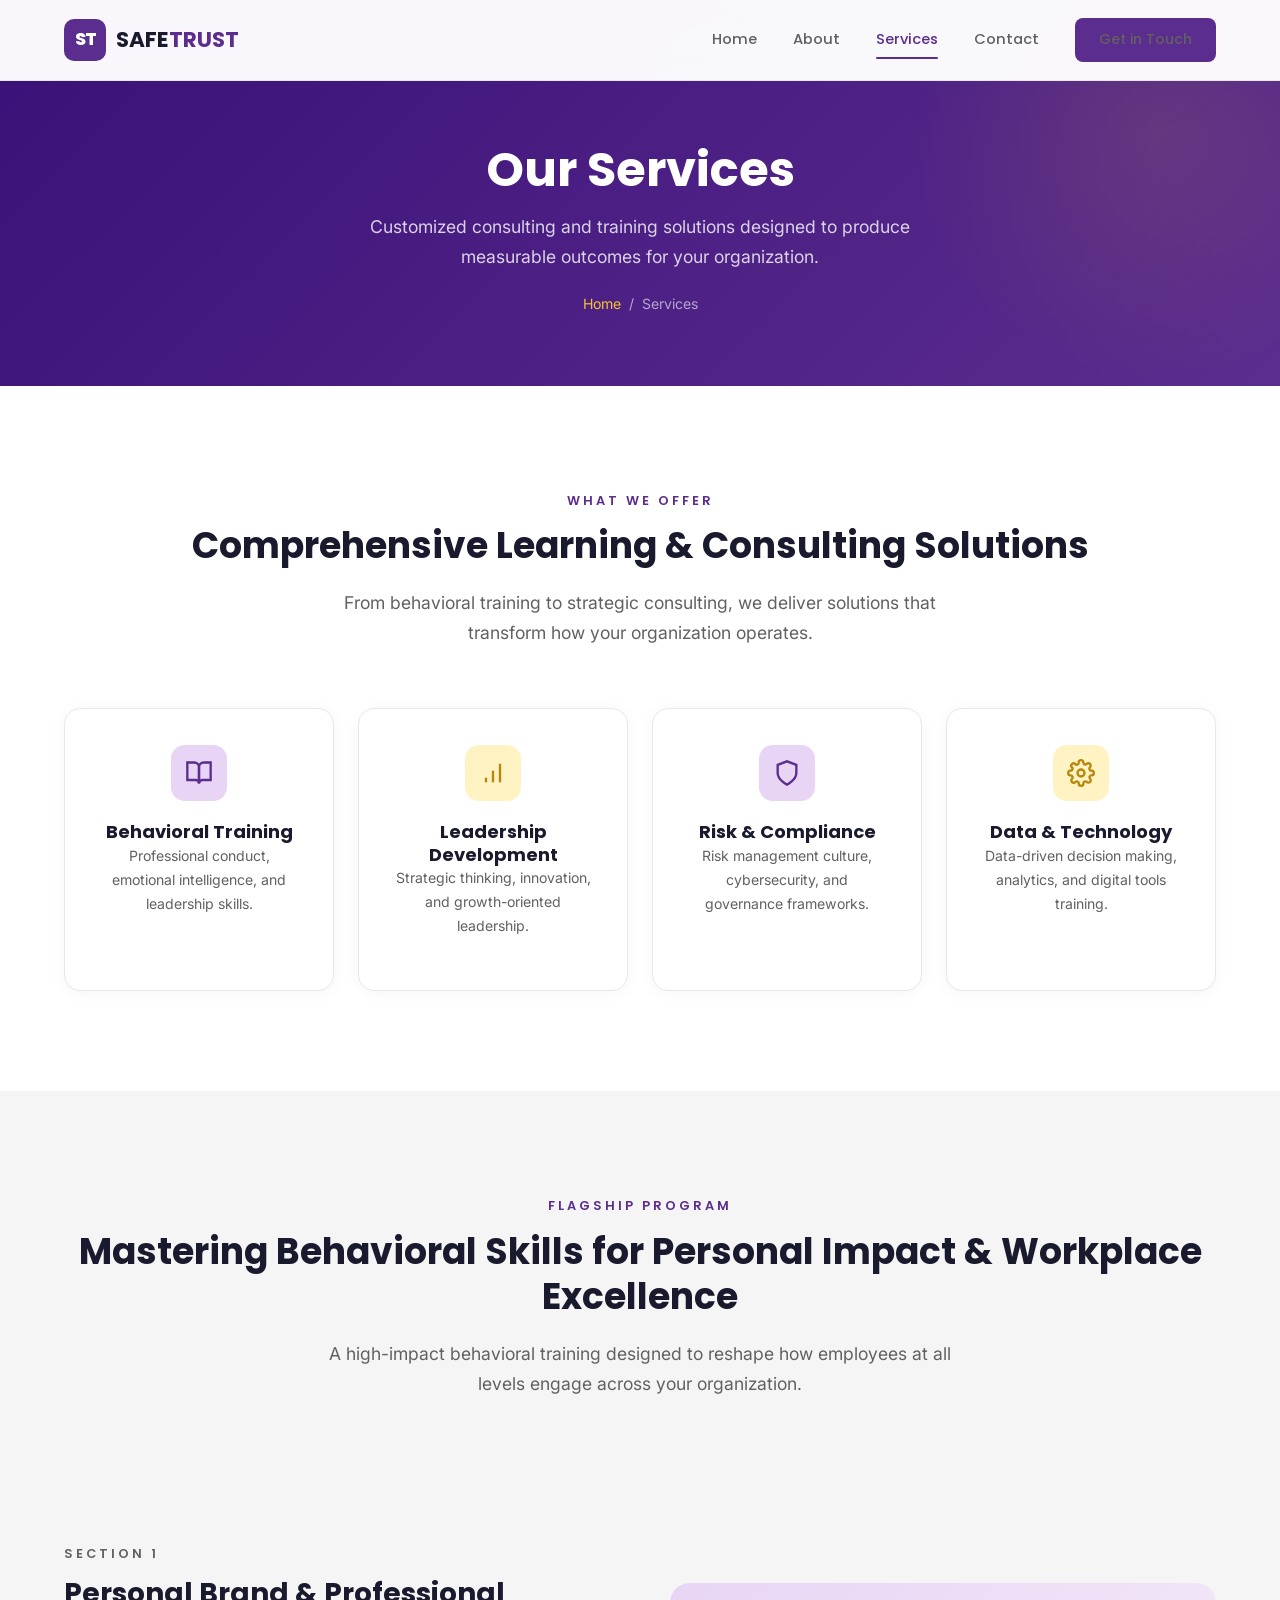
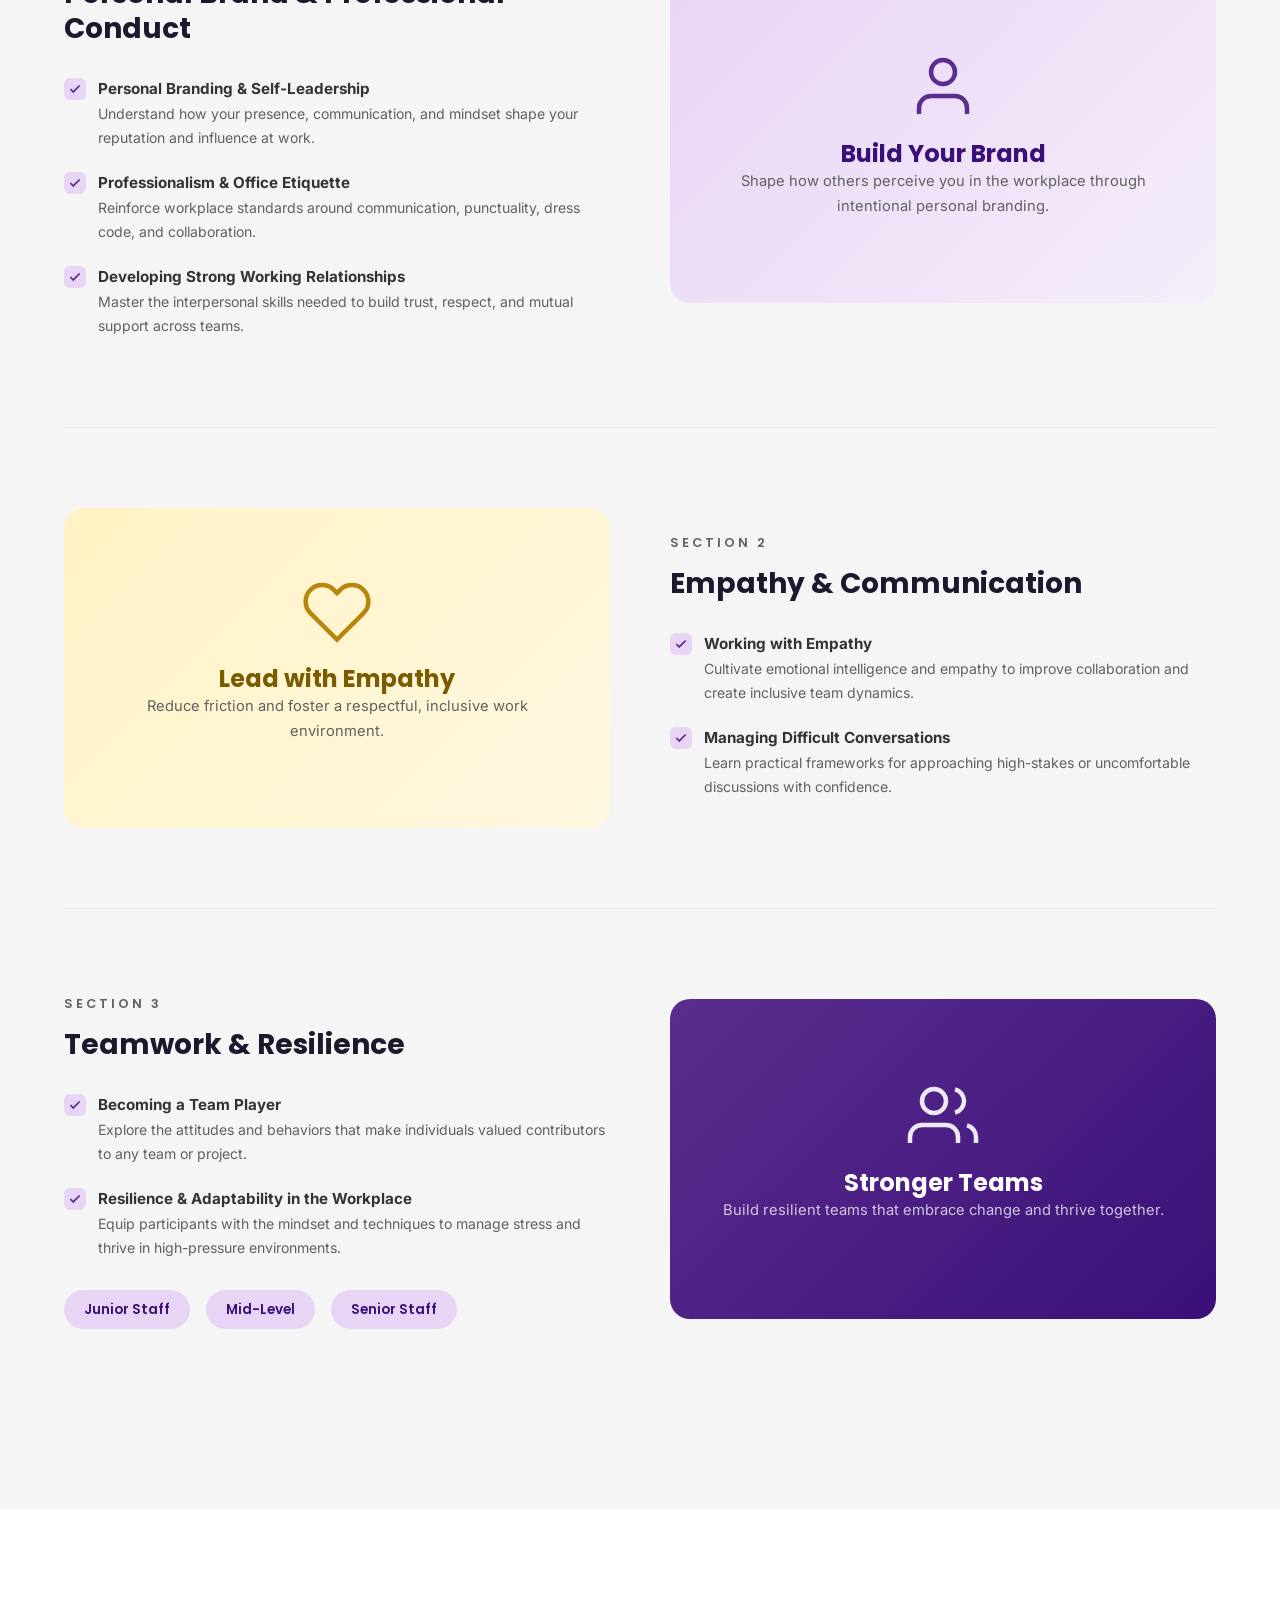
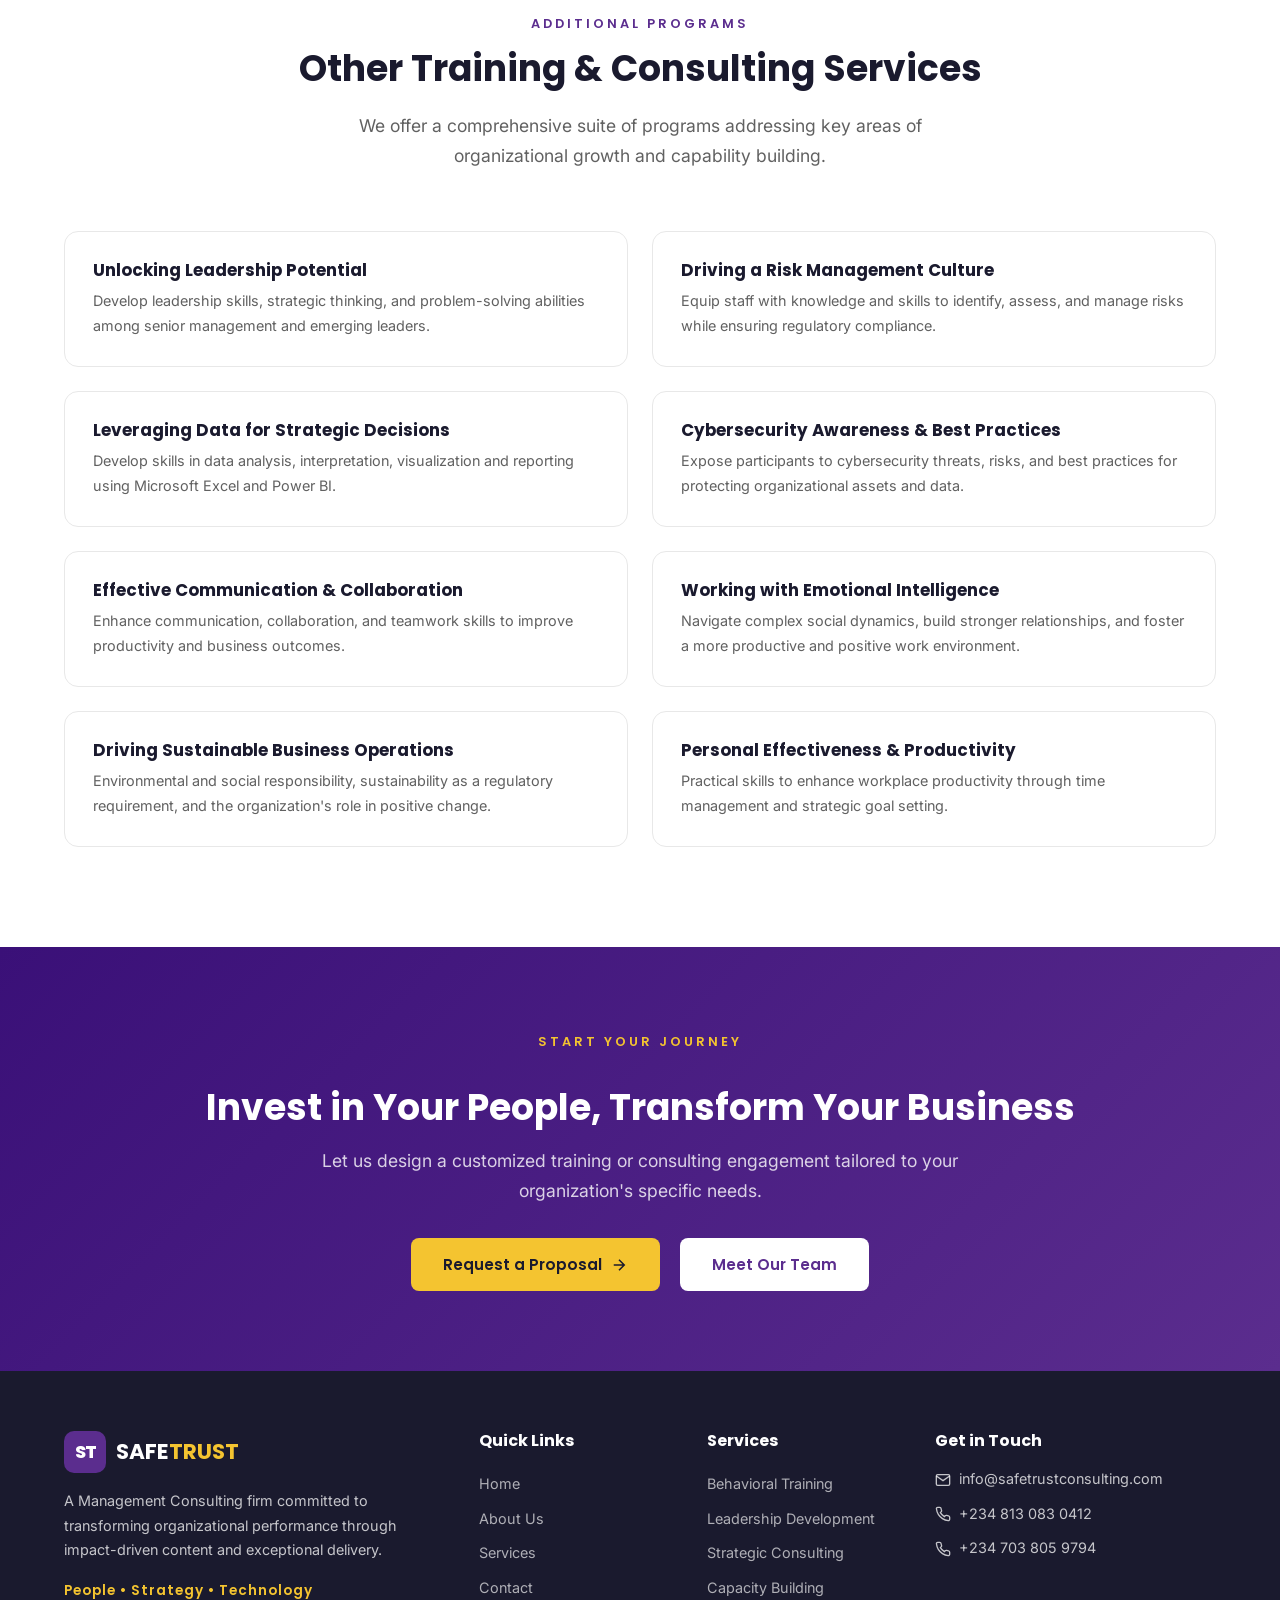
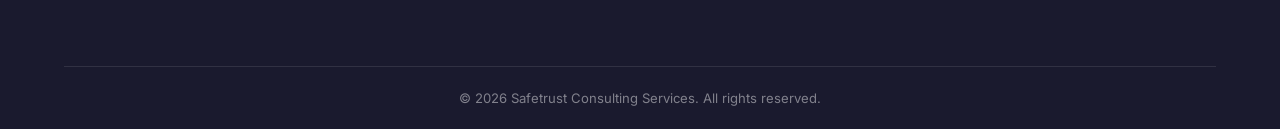
<file: services.html>
<!DOCTYPE html>
<html lang="en">
<head>
  <meta charset="UTF-8">
  <meta name="viewport" content="width=device-width, initial-scale=1.0">
  <meta name="description" content="Safetrust Consulting Services - Behavioral Training, Leadership Development, Strategic Consulting, and more.">
  <title>Our Services | Safetrust Consulting Services</title>
  <link rel="preconnect" href="https://fonts.googleapis.com">
  <link rel="preconnect" href="https://fonts.gstatic.com" crossorigin>
  <link href="https://fonts.googleapis.com/css2?family=Inter:wght@400;500;600&family=Poppins:wght@500;600;700;800&display=swap" rel="stylesheet">
  <link rel="stylesheet" href="css/styles.css">
  <style>
    .service-detail {
      display: grid;
      grid-template-columns: 1fr 1fr;
      gap: 60px;
      align-items: center;
      padding: 80px 0;
      border-bottom: 1px solid var(--gray-200);
    }
    .service-detail:last-of-type { border-bottom: none; }
    .service-detail.reverse { direction: rtl; }
    .service-detail.reverse > * { direction: ltr; }
    .service-detail-visual {
      background: linear-gradient(135deg, var(--purple-pale), var(--purple-faint));
      border-radius: 20px;
      padding: 48px;
      display: flex;
      flex-direction: column;
      align-items: center;
      justify-content: center;
      text-align: center;
      min-height: 320px;
    }
    .service-detail-visual svg { margin-bottom: 16px; }
    .service-detail-visual.gold-bg {
      background: linear-gradient(135deg, var(--gold-light), #FFF8E1);
    }
    .service-detail-visual.purple-bg {
      background: linear-gradient(135deg, var(--purple-mid), var(--purple-dark));
      color: var(--white);
    }
    .service-detail-content h3 { margin-bottom: 16px; font-size: 1.75rem; }
    .service-detail-content p { color: var(--gray-600); }
    .module-list { margin-top: 20px; }
    .module-item {
      display: flex;
      align-items: flex-start;
      gap: 12px;
      padding: 10px 0;
    }
    .module-item .check {
      flex-shrink: 0;
      width: 22px;
      height: 22px;
      border-radius: 6px;
      background: var(--purple-pale);
      display: flex;
      align-items: center;
      justify-content: center;
      margin-top: 2px;
    }
    .module-item .check svg { width: 14px; height: 14px; }
    .module-item p { margin: 0; font-size: 0.95rem; color: var(--gray-800); }
    .target-audience {
      display: flex;
      gap: 16px;
      margin-top: 20px;
    }
    .audience-badge {
      background: var(--purple-pale);
      color: var(--purple-dark);
      font-family: var(--font-heading);
      font-weight: 600;
      font-size: 0.85rem;
      padding: 8px 20px;
      border-radius: 50px;
    }
    .courses-grid {
      display: grid;
      grid-template-columns: repeat(2, 1fr);
      gap: 24px;
    }
    .course-card {
      background: var(--white);
      border: 1px solid var(--gray-200);
      border-radius: 14px;
      padding: 28px;
      transition: all var(--transition);
    }
    .course-card:hover {
      transform: translateY(-3px);
      box-shadow: 0 8px 30px rgba(0,0,0,0.06);
      border-color: var(--purple-pale);
    }
    .course-card h4 { margin-bottom: 8px; font-size: 1.05rem; }
    .course-card p { color: var(--gray-600); font-size: 0.9rem; margin: 0; }
    @media (max-width: 768px) {
      .service-detail { grid-template-columns: 1fr; gap: 32px; padding: 48px 0; }
      .service-detail.reverse { direction: ltr; }
      .courses-grid { grid-template-columns: 1fr; }
    }
  </style>
</head>
<body>

  <!-- Navigation -->
  <nav class="navbar" id="navbar">
    <div class="nav-inner">
      <a href="index.html" class="nav-logo">
        <div class="logo-icon">ST</div>
        <span>SAFE<span class="highlight">TRUST</span></span>
      </a>
      <div class="nav-links" id="navLinks">
        <a href="index.html">Home</a>
        <a href="about.html">About</a>
        <a href="services.html" class="active">Services</a>
        <a href="contact.html">Contact</a>
        <a href="contact.html" class="btn btn-primary nav-cta">Get in Touch</a>
      </div>
      <button class="nav-toggle" id="navToggle" aria-label="Toggle navigation">
        <span></span><span></span><span></span>
      </button>
    </div>
  </nav>

  <!-- Page Header -->
  <section class="page-header">
    <div class="container">
      <h1>Our Services</h1>
      <p>Customized consulting and training solutions designed to produce measurable outcomes for your organization.</p>
      <div class="breadcrumb">
        <a href="index.html">Home</a> &nbsp;/&nbsp; Services
      </div>
    </div>
  </section>

  <!-- Services Overview Cards -->
  <section class="section">
    <div class="container">
      <div class="section-header fade-in">
        <p class="section-label">What We Offer</p>
        <h2 class="section-title">Comprehensive Learning &amp; Consulting Solutions</h2>
        <p class="section-subtitle">From behavioral training to strategic consulting, we deliver solutions that transform how your organization operates.</p>
      </div>
      <div class="grid-4 fade-in">
        <div class="card" style="text-align: center;">
          <div class="card-icon purple" style="margin: 0 auto 20px;">
            <svg width="28" height="28" viewBox="0 0 24 24" fill="none" stroke="currentColor" stroke-width="2"><path d="M2 3h6a4 4 0 0 1 4 4v14a3 3 0 0 0-3-3H2z"/><path d="M22 3h-6a4 4 0 0 0-4 4v14a3 3 0 0 1 3-3h7z"/></svg>
          </div>
          <h4>Behavioral Training</h4>
          <p style="font-size: 0.88rem;">Professional conduct, emotional intelligence, and leadership skills.</p>
        </div>
        <div class="card" style="text-align: center;">
          <div class="card-icon gold" style="margin: 0 auto 20px;">
            <svg width="28" height="28" viewBox="0 0 24 24" fill="none" stroke="currentColor" stroke-width="2"><path d="M12 20V10"/><path d="M18 20V4"/><path d="M6 20v-4"/></svg>
          </div>
          <h4>Leadership Development</h4>
          <p style="font-size: 0.88rem;">Strategic thinking, innovation, and growth-oriented leadership.</p>
        </div>
        <div class="card" style="text-align: center;">
          <div class="card-icon purple" style="margin: 0 auto 20px;">
            <svg width="28" height="28" viewBox="0 0 24 24" fill="none" stroke="currentColor" stroke-width="2"><path d="M12 22s8-4 8-10V5l-8-3-8 3v7c0 6 8 10 8 10z"/></svg>
          </div>
          <h4>Risk &amp; Compliance</h4>
          <p style="font-size: 0.88rem;">Risk management culture, cybersecurity, and governance frameworks.</p>
        </div>
        <div class="card" style="text-align: center;">
          <div class="card-icon gold" style="margin: 0 auto 20px;">
            <svg width="28" height="28" viewBox="0 0 24 24" fill="none" stroke="currentColor" stroke-width="2"><circle cx="12" cy="12" r="3"/><path d="M19.4 15a1.65 1.65 0 0 0 .33 1.82l.06.06a2 2 0 1 1-2.83 2.83l-.06-.06a1.65 1.65 0 0 0-1.82-.33 1.65 1.65 0 0 0-1 1.51V21a2 2 0 0 1-4 0v-.09A1.65 1.65 0 0 0 9 19.4a1.65 1.65 0 0 0-1.82.33l-.06.06a2 2 0 1 1-2.83-2.83l.06-.06A1.65 1.65 0 0 0 4.68 15a1.65 1.65 0 0 0-1.51-1H3a2 2 0 0 1 0-4h.09A1.65 1.65 0 0 0 4.6 9a1.65 1.65 0 0 0-.33-1.82l-.06-.06a2 2 0 1 1 2.83-2.83l.06.06A1.65 1.65 0 0 0 9 4.68a1.65 1.65 0 0 0 1-1.51V3a2 2 0 0 1 4 0v.09a1.65 1.65 0 0 0 1 1.51 1.65 1.65 0 0 0 1.82-.33l.06-.06a2 2 0 1 1 2.83 2.83l-.06.06A1.65 1.65 0 0 0 19.4 9a1.65 1.65 0 0 0 1.51 1H21a2 2 0 0 1 0 4h-.09a1.65 1.65 0 0 0-1.51 1z"/></svg>
          </div>
          <h4>Data &amp; Technology</h4>
          <p style="font-size: 0.88rem;">Data-driven decision making, analytics, and digital tools training.</p>
        </div>
      </div>
    </div>
  </section>

  <!-- Flagship Service: Behavioral Training -->
  <section class="section section-alt">
    <div class="container">
      <div class="section-header fade-in">
        <p class="section-label">Flagship Program</p>
        <h2 class="section-title">Mastering Behavioral Skills for Personal Impact &amp; Workplace Excellence</h2>
        <p class="section-subtitle">A high-impact behavioral training designed to reshape how employees at all levels engage across your organization.</p>
      </div>

      <!-- Course Modules -->
      <div class="service-detail fade-in">
        <div class="service-detail-content">
          <p class="section-label">Section 1</p>
          <h3>Personal Brand &amp; Professional Conduct</h3>
          <div class="module-list">
            <div class="module-item">
              <div class="check"><svg viewBox="0 0 24 24" fill="none" stroke="var(--purple-mid)" stroke-width="3"><polyline points="20 6 9 17 4 12"/></svg></div>
              <div>
                <p><strong>Personal Branding &amp; Self-Leadership</strong></p>
                <p style="color: var(--gray-600); font-size: 0.88rem;">Understand how your presence, communication, and mindset shape your reputation and influence at work.</p>
              </div>
            </div>
            <div class="module-item">
              <div class="check"><svg viewBox="0 0 24 24" fill="none" stroke="var(--purple-mid)" stroke-width="3"><polyline points="20 6 9 17 4 12"/></svg></div>
              <div>
                <p><strong>Professionalism &amp; Office Etiquette</strong></p>
                <p style="color: var(--gray-600); font-size: 0.88rem;">Reinforce workplace standards around communication, punctuality, dress code, and collaboration.</p>
              </div>
            </div>
            <div class="module-item">
              <div class="check"><svg viewBox="0 0 24 24" fill="none" stroke="var(--purple-mid)" stroke-width="3"><polyline points="20 6 9 17 4 12"/></svg></div>
              <div>
                <p><strong>Developing Strong Working Relationships</strong></p>
                <p style="color: var(--gray-600); font-size: 0.88rem;">Master the interpersonal skills needed to build trust, respect, and mutual support across teams.</p>
              </div>
            </div>
          </div>
        </div>
        <div class="service-detail-visual">
          <svg width="72" height="72" viewBox="0 0 24 24" fill="none" stroke="var(--purple-mid)" stroke-width="1.5"><path d="M20 21v-2a4 4 0 0 0-4-4H8a4 4 0 0 0-4 4v2"/><circle cx="12" cy="7" r="4"/></svg>
          <h3 style="color: var(--purple-dark);">Build Your Brand</h3>
          <p style="color: var(--gray-600); font-size: 0.92rem;">Shape how others perceive you in the workplace through intentional personal branding.</p>
        </div>
      </div>

      <div class="service-detail reverse fade-in">
        <div class="service-detail-content">
          <p class="section-label">Section 2</p>
          <h3>Empathy &amp; Communication</h3>
          <div class="module-list">
            <div class="module-item">
              <div class="check"><svg viewBox="0 0 24 24" fill="none" stroke="var(--purple-mid)" stroke-width="3"><polyline points="20 6 9 17 4 12"/></svg></div>
              <div>
                <p><strong>Working with Empathy</strong></p>
                <p style="color: var(--gray-600); font-size: 0.88rem;">Cultivate emotional intelligence and empathy to improve collaboration and create inclusive team dynamics.</p>
              </div>
            </div>
            <div class="module-item">
              <div class="check"><svg viewBox="0 0 24 24" fill="none" stroke="var(--purple-mid)" stroke-width="3"><polyline points="20 6 9 17 4 12"/></svg></div>
              <div>
                <p><strong>Managing Difficult Conversations</strong></p>
                <p style="color: var(--gray-600); font-size: 0.88rem;">Learn practical frameworks for approaching high-stakes or uncomfortable discussions with confidence.</p>
              </div>
            </div>
          </div>
        </div>
        <div class="service-detail-visual gold-bg">
          <svg width="72" height="72" viewBox="0 0 24 24" fill="none" stroke="#B8860B" stroke-width="1.5"><path d="M20.84 4.61a5.5 5.5 0 0 0-7.78 0L12 5.67l-1.06-1.06a5.5 5.5 0 0 0-7.78 7.78l1.06 1.06L12 21.23l7.78-7.78 1.06-1.06a5.5 5.5 0 0 0 0-7.78z"/></svg>
          <h3 style="color: #7B5B00;">Lead with Empathy</h3>
          <p style="color: var(--gray-600); font-size: 0.92rem;">Reduce friction and foster a respectful, inclusive work environment.</p>
        </div>
      </div>

      <div class="service-detail fade-in">
        <div class="service-detail-content">
          <p class="section-label">Section 3</p>
          <h3>Teamwork &amp; Resilience</h3>
          <div class="module-list">
            <div class="module-item">
              <div class="check"><svg viewBox="0 0 24 24" fill="none" stroke="var(--purple-mid)" stroke-width="3"><polyline points="20 6 9 17 4 12"/></svg></div>
              <div>
                <p><strong>Becoming a Team Player</strong></p>
                <p style="color: var(--gray-600); font-size: 0.88rem;">Explore the attitudes and behaviors that make individuals valued contributors to any team or project.</p>
              </div>
            </div>
            <div class="module-item">
              <div class="check"><svg viewBox="0 0 24 24" fill="none" stroke="var(--purple-mid)" stroke-width="3"><polyline points="20 6 9 17 4 12"/></svg></div>
              <div>
                <p><strong>Resilience &amp; Adaptability in the Workplace</strong></p>
                <p style="color: var(--gray-600); font-size: 0.88rem;">Equip participants with the mindset and techniques to manage stress and thrive in high-pressure environments.</p>
              </div>
            </div>
          </div>
          <div class="target-audience">
            <div class="audience-badge">Junior Staff</div>
            <div class="audience-badge">Mid-Level</div>
            <div class="audience-badge">Senior Staff</div>
          </div>
        </div>
        <div class="service-detail-visual purple-bg">
          <svg width="72" height="72" viewBox="0 0 24 24" fill="none" stroke="rgba(255,255,255,0.9)" stroke-width="1.5"><path d="M17 21v-2a4 4 0 0 0-4-4H5a4 4 0 0 0-4 4v2"/><circle cx="9" cy="7" r="4"/><path d="M23 21v-2a4 4 0 0 0-3-3.87"/><path d="M16 3.13a4 4 0 0 1 0 7.75"/></svg>
          <h3 style="color: var(--white);">Stronger Teams</h3>
          <p style="color: rgba(255,255,255,0.75); font-size: 0.92rem;">Build resilient teams that embrace change and thrive together.</p>
        </div>
      </div>
    </div>
  </section>

  <!-- Other Courses -->
  <section class="section">
    <div class="container">
      <div class="section-header fade-in">
        <p class="section-label">Additional Programs</p>
        <h2 class="section-title">Other Training &amp; Consulting Services</h2>
        <p class="section-subtitle">We offer a comprehensive suite of programs addressing key areas of organizational growth and capability building.</p>
      </div>
      <div class="courses-grid">
        <div class="course-card fade-in">
          <h4>Unlocking Leadership Potential</h4>
          <p>Develop leadership skills, strategic thinking, and problem-solving abilities among senior management and emerging leaders.</p>
        </div>
        <div class="course-card fade-in">
          <h4>Driving a Risk Management Culture</h4>
          <p>Equip staff with knowledge and skills to identify, assess, and manage risks while ensuring regulatory compliance.</p>
        </div>
        <div class="course-card fade-in">
          <h4>Leveraging Data for Strategic Decisions</h4>
          <p>Develop skills in data analysis, interpretation, visualization and reporting using Microsoft Excel and Power BI.</p>
        </div>
        <div class="course-card fade-in">
          <h4>Cybersecurity Awareness &amp; Best Practices</h4>
          <p>Expose participants to cybersecurity threats, risks, and best practices for protecting organizational assets and data.</p>
        </div>
        <div class="course-card fade-in">
          <h4>Effective Communication &amp; Collaboration</h4>
          <p>Enhance communication, collaboration, and teamwork skills to improve productivity and business outcomes.</p>
        </div>
        <div class="course-card fade-in">
          <h4>Working with Emotional Intelligence</h4>
          <p>Navigate complex social dynamics, build stronger relationships, and foster a more productive and positive work environment.</p>
        </div>
        <div class="course-card fade-in">
          <h4>Driving Sustainable Business Operations</h4>
          <p>Environmental and social responsibility, sustainability as a regulatory requirement, and the organization's role in positive change.</p>
        </div>
        <div class="course-card fade-in">
          <h4>Personal Effectiveness &amp; Productivity</h4>
          <p>Practical skills to enhance workplace productivity through time management and strategic goal setting.</p>
        </div>
      </div>
    </div>
  </section>

  <!-- CTA -->
  <section class="section section-purple cta-banner">
    <div class="container fade-in">
      <p class="section-label">Start Your Journey</p>
      <h2>Invest in Your People, Transform Your Business</h2>
      <p class="section-subtitle" style="margin: 0 auto 2rem; color: rgba(255,255,255,0.8);">Let us design a customized training or consulting engagement tailored to your organization's specific needs.</p>
      <a href="contact.html" class="btn btn-gold">
        Request a Proposal
        <svg viewBox="0 0 24 24" fill="none" stroke="currentColor" stroke-width="2"><path d="M5 12h14M12 5l7 7-7 7"/></svg>
      </a>
      <a href="about.html" class="btn btn-white">Meet Our Team</a>
    </div>
  </section>

  <!-- Footer -->
  <footer class="footer">
    <div class="container">
      <div class="footer-grid">
        <div class="footer-brand">
          <div class="nav-logo" style="margin-bottom: 16px;">
            <div class="logo-icon">ST</div>
            <span style="color: #fff;">SAFE<span class="highlight" style="color: #F4C430;">TRUST</span></span>
          </div>
          <p>A Management Consulting firm committed to transforming organizational performance through impact-driven content and exceptional delivery.</p>
          <p class="footer-tagline">People &bull; Strategy &bull; Technology</p>
        </div>
        <div class="footer-links">
          <h4>Quick Links</h4>
          <a href="index.html">Home</a>
          <a href="about.html">About Us</a>
          <a href="services.html">Services</a>
          <a href="contact.html">Contact</a>
        </div>
        <div class="footer-links">
          <h4>Services</h4>
          <a href="services.html">Behavioral Training</a>
          <a href="services.html">Leadership Development</a>
          <a href="services.html">Strategic Consulting</a>
          <a href="services.html">Capacity Building</a>
        </div>
        <div class="footer-contact">
          <h4>Get in Touch</h4>
          <p>
            <svg width="16" height="16" viewBox="0 0 24 24" fill="none" stroke="currentColor" stroke-width="2"><path d="M4 4h16c1.1 0 2 .9 2 2v12c0 1.1-.9 2-2 2H4c-1.1 0-2-.9-2-2V6c0-1.1.9-2 2-2z"/><polyline points="22,6 12,13 2,6"/></svg>
            info@safetrustconsulting.com
          </p>
          <p>
            <svg width="16" height="16" viewBox="0 0 24 24" fill="none" stroke="currentColor" stroke-width="2"><path d="M22 16.92v3a2 2 0 0 1-2.18 2 19.79 19.79 0 0 1-8.63-3.07 19.5 19.5 0 0 1-6-6 19.79 19.79 0 0 1-3.07-8.67A2 2 0 0 1 4.11 2h3a2 2 0 0 1 2 1.72 12.84 12.84 0 0 0 .7 2.81 2 2 0 0 1-.45 2.11L8.09 9.91a16 16 0 0 0 6 6l1.27-1.27a2 2 0 0 1 2.11-.45 12.84 12.84 0 0 0 2.81.7A2 2 0 0 1 22 16.92z"/></svg>
            +234 813 083 0412
          </p>
          <p>
            <svg width="16" height="16" viewBox="0 0 24 24" fill="none" stroke="currentColor" stroke-width="2"><path d="M22 16.92v3a2 2 0 0 1-2.18 2 19.79 19.79 0 0 1-8.63-3.07 19.5 19.5 0 0 1-6-6 19.79 19.79 0 0 1-3.07-8.67A2 2 0 0 1 4.11 2h3a2 2 0 0 1 2 1.72 12.84 12.84 0 0 0 .7 2.81 2 2 0 0 1-.45 2.11L8.09 9.91a16 16 0 0 0 6 6l1.27-1.27a2 2 0 0 1 2.11-.45 12.84 12.84 0 0 0 2.81.7A2 2 0 0 1 22 16.92z"/></svg>
            +234 703 805 9794
          </p>
        </div>
      </div>
      <div class="footer-bottom">
        &copy; 2026 Safetrust Consulting Services. All rights reserved.
      </div>
    </div>
  </footer>

  <script src="js/main.js"></script>
</body>
</html>
</file>
<file: css/styles.css>
/* ===== SAFETRUST CONSULTING - Global Styles ===== */

/* --- Reset & Base --- */
*, *::before, *::after {
  margin: 0;
  padding: 0;
  box-sizing: border-box;
}

:root {
  --purple-dark: #3A1078;
  --purple-mid: #5B2D8E;
  --purple-light: #7B4FB0;
  --purple-pale: #E8D5F5;
  --purple-faint: #F5EEFA;
  --gold: #F4C430;
  --gold-light: #FFF3C4;
  --white: #FFFFFF;
  --off-white: #FAFAFA;
  --gray-100: #F5F5F5;
  --gray-200: #E8E8E8;
  --gray-400: #9E9E9E;
  --gray-600: #616161;
  --gray-800: #333333;
  --dark: #1A1A2E;
  --font-heading: 'Poppins', sans-serif;
  --font-body: 'Inter', sans-serif;
  --max-width: 1200px;
  --transition: 0.3s ease;
}

html {
  scroll-behavior: smooth;
  font-size: 16px;
}

body {
  font-family: var(--font-body);
  color: var(--gray-800);
  line-height: 1.7;
  background: var(--white);
  overflow-x: hidden;
}

a {
  text-decoration: none;
  color: inherit;
  transition: color var(--transition);
}

img {
  max-width: 100%;
  height: auto;
  display: block;
}

ul { list-style: none; }

.container {
  max-width: var(--max-width);
  margin: 0 auto;
  padding: 0 24px;
}

/* --- Typography --- */
h1, h2, h3, h4, h5 {
  font-family: var(--font-heading);
  font-weight: 700;
  line-height: 1.25;
  color: var(--dark);
}

h1 { font-size: 3rem; }
h2 { font-size: 2.25rem; }
h3 { font-size: 1.5rem; }
h4 { font-size: 1.125rem; }

p { margin-bottom: 1rem; }

.section-label {
  display: inline-block;
  font-family: var(--font-heading);
  font-weight: 600;
  font-size: 0.8rem;
  letter-spacing: 3px;
  text-transform: uppercase;
  color: var(--purple-mid);
  margin-bottom: 0.75rem;
}

.section-title {
  margin-bottom: 1.25rem;
}

.section-subtitle {
  color: var(--gray-600);
  font-size: 1.1rem;
  max-width: 640px;
}

/* --- Buttons --- */
.btn {
  display: inline-flex;
  align-items: center;
  gap: 8px;
  padding: 14px 32px;
  border-radius: 8px;
  font-family: var(--font-heading);
  font-weight: 600;
  font-size: 0.95rem;
  cursor: pointer;
  border: none;
  transition: all var(--transition);
}

.btn-primary {
  background: var(--purple-mid);
  color: var(--white);
}

.btn-primary:hover {
  background: var(--purple-dark);
  transform: translateY(-2px);
  box-shadow: 0 6px 20px rgba(91, 45, 142, 0.35);
}

.btn-outline {
  background: transparent;
  color: var(--purple-mid);
  border: 2px solid var(--purple-mid);
}

.btn-outline:hover {
  background: var(--purple-mid);
  color: var(--white);
  transform: translateY(-2px);
}

.btn-gold {
  background: var(--gold);
  color: var(--dark);
}

.btn-gold:hover {
  background: #e0b020;
  transform: translateY(-2px);
  box-shadow: 0 6px 20px rgba(244, 196, 48, 0.4);
}

.btn-white {
  background: var(--white);
  color: var(--purple-mid);
}

.btn-white:hover {
  background: var(--purple-faint);
  transform: translateY(-2px);
}

.btn svg {
  width: 18px;
  height: 18px;
}

/* --- Navigation --- */
.navbar {
  position: fixed;
  top: 0;
  left: 0;
  right: 0;
  z-index: 1000;
  background: rgba(255, 255, 255, 0.97);
  backdrop-filter: blur(12px);
  border-bottom: 1px solid var(--gray-200);
  transition: all var(--transition);
}

.navbar.scrolled {
  box-shadow: 0 2px 20px rgba(0, 0, 0, 0.08);
}

.nav-inner {
  display: flex;
  align-items: center;
  justify-content: space-between;
  height: 80px;
  max-width: var(--max-width);
  margin: 0 auto;
  padding: 0 24px;
}

.nav-logo {
  display: flex;
  align-items: center;
  gap: 10px;
  font-family: var(--font-heading);
  font-weight: 700;
  font-size: 1.35rem;
  color: var(--dark);
}

.nav-logo .logo-icon {
  width: 42px;
  height: 42px;
  background: var(--purple-mid);
  border-radius: 10px;
  display: flex;
  align-items: center;
  justify-content: center;
  color: var(--white);
  font-weight: 800;
  font-size: 1.1rem;
  letter-spacing: -1px;
}

.nav-logo span.highlight {
  color: var(--purple-mid);
}

.nav-links {
  display: flex;
  align-items: center;
  gap: 36px;
}

.nav-links a {
  font-family: var(--font-heading);
  font-weight: 500;
  font-size: 0.92rem;
  color: var(--gray-600);
  position: relative;
  padding: 4px 0;
}

.nav-links a::after {
  content: '';
  position: absolute;
  bottom: -2px;
  left: 0;
  width: 0;
  height: 2px;
  background: var(--purple-mid);
  border-radius: 2px;
  transition: width var(--transition);
}

.nav-links a:hover,
.nav-links a.active {
  color: var(--purple-mid);
}

.nav-links a:hover::after,
.nav-links a.active::after {
  width: 100%;
}

.nav-cta {
  padding: 10px 24px !important;
  font-size: 0.88rem !important;
}

.nav-toggle {
  display: none;
  flex-direction: column;
  gap: 5px;
  cursor: pointer;
  background: none;
  border: none;
  padding: 8px;
}

.nav-toggle span {
  width: 24px;
  height: 2.5px;
  background: var(--gray-800);
  border-radius: 2px;
  transition: all var(--transition);
}

/* --- Hero Sections --- */
.hero {
  padding: 160px 0 100px;
  background: linear-gradient(135deg, var(--purple-faint) 0%, var(--white) 50%, var(--gold-light) 100%);
  position: relative;
  overflow: hidden;
}

.hero::before {
  content: '';
  position: absolute;
  top: -50%;
  right: -20%;
  width: 600px;
  height: 600px;
  background: radial-gradient(circle, rgba(91, 45, 142, 0.06) 0%, transparent 70%);
  border-radius: 50%;
}

.hero-inner {
  display: grid;
  grid-template-columns: 1fr 1fr;
  gap: 60px;
  align-items: center;
}

.hero-content { position: relative; z-index: 2; }

.hero-content h1 {
  margin-bottom: 1.25rem;
  font-size: 3.2rem;
  line-height: 1.15;
}

.hero-content h1 .accent {
  color: var(--purple-mid);
}

.hero-content h1 .gold-accent {
  color: #D4A017;
}

.hero-content p {
  font-size: 1.15rem;
  color: var(--gray-600);
  margin-bottom: 2rem;
  max-width: 520px;
}

.hero-buttons {
  display: flex;
  gap: 16px;
  flex-wrap: wrap;
}

.hero-visual {
  position: relative;
  display: flex;
  justify-content: center;
  align-items: center;
}

.hero-graphic {
  width: 100%;
  max-width: 480px;
  aspect-ratio: 1;
  background: linear-gradient(135deg, var(--purple-mid) 0%, var(--purple-dark) 100%);
  border-radius: 30px;
  display: flex;
  align-items: center;
  justify-content: center;
  position: relative;
  overflow: hidden;
}

.hero-graphic::before {
  content: '';
  position: absolute;
  width: 120%;
  height: 120%;
  background: url("data:image/svg+xml,%3Csvg xmlns='http://www.w3.org/2000/svg' viewBox='0 0 200 200'%3E%3Ccircle cx='100' cy='100' r='80' fill='none' stroke='rgba(255,255,255,0.08)' stroke-width='1'/%3E%3Ccircle cx='100' cy='100' r='60' fill='none' stroke='rgba(255,255,255,0.06)' stroke-width='1'/%3E%3Ccircle cx='100' cy='100' r='40' fill='none' stroke='rgba(255,255,255,0.04)' stroke-width='1'/%3E%3C/svg%3E") center/contain no-repeat;
}

.hero-graphic-content {
  text-align: center;
  color: var(--white);
  position: relative;
  z-index: 1;
  padding: 40px;
}

.hero-graphic-content .big-icon {
  font-size: 4rem;
  margin-bottom: 1rem;
  opacity: 0.9;
}

.hero-graphic-content h3 {
  color: var(--white);
  font-size: 1.6rem;
  margin-bottom: 0.5rem;
}

.hero-graphic-content p {
  color: rgba(255, 255, 255, 0.8);
  font-size: 1rem;
}

.hero-stat-badges {
  display: flex;
  gap: 16px;
  margin-top: 2.5rem;
}

.stat-badge {
  background: var(--white);
  border: 1px solid var(--gray-200);
  border-radius: 12px;
  padding: 14px 20px;
  text-align: center;
  box-shadow: 0 2px 12px rgba(0, 0, 0, 0.04);
}

.stat-badge .number {
  font-family: var(--font-heading);
  font-weight: 800;
  font-size: 1.5rem;
  color: var(--purple-mid);
  display: block;
}

.stat-badge .label {
  font-size: 0.78rem;
  color: var(--gray-600);
  margin-top: 2px;
}

/* --- Page Header (inner pages) --- */
.page-header {
  padding: 140px 0 70px;
  background: linear-gradient(135deg, var(--purple-dark) 0%, var(--purple-mid) 100%);
  color: var(--white);
  text-align: center;
  position: relative;
  overflow: hidden;
}

.page-header::before {
  content: '';
  position: absolute;
  top: -30%;
  right: -10%;
  width: 500px;
  height: 500px;
  background: radial-gradient(circle, rgba(244, 196, 48, 0.1) 0%, transparent 70%);
  border-radius: 50%;
}

.page-header h1 {
  color: var(--white);
  margin-bottom: 0.75rem;
  position: relative;
}

.page-header p {
  color: rgba(255, 255, 255, 0.8);
  font-size: 1.1rem;
  max-width: 560px;
  margin: 0 auto;
  position: relative;
}

.page-header .breadcrumb {
  margin-top: 1.25rem;
  font-size: 0.88rem;
  color: rgba(255, 255, 255, 0.6);
  position: relative;
}

.page-header .breadcrumb a {
  color: var(--gold);
}

.page-header .breadcrumb a:hover {
  text-decoration: underline;
}

/* --- Sections --- */
.section {
  padding: 100px 0;
}

.section-alt {
  background: var(--gray-100);
}

.section-purple {
  background: linear-gradient(135deg, var(--purple-dark) 0%, var(--purple-mid) 100%);
  color: var(--white);
}

.section-purple h2,
.section-purple h3,
.section-purple h4 {
  color: var(--white);
}

.section-purple .section-label {
  color: var(--gold);
}

.section-purple .section-subtitle {
  color: rgba(255, 255, 255, 0.75);
}

.section-header {
  text-align: center;
  margin-bottom: 60px;
}

.section-header .section-subtitle {
  margin: 0 auto;
}

/* --- Cards --- */
.card {
  background: var(--white);
  border-radius: 16px;
  padding: 36px;
  box-shadow: 0 2px 16px rgba(0, 0, 0, 0.04);
  border: 1px solid var(--gray-200);
  transition: all var(--transition);
}

.card:hover {
  transform: translateY(-4px);
  box-shadow: 0 12px 40px rgba(0, 0, 0, 0.08);
  border-color: var(--purple-pale);
}

.card-icon {
  width: 56px;
  height: 56px;
  border-radius: 14px;
  display: flex;
  align-items: center;
  justify-content: center;
  margin-bottom: 20px;
  font-size: 1.5rem;
}

.card-icon.purple {
  background: var(--purple-pale);
  color: var(--purple-mid);
}

.card-icon.gold {
  background: var(--gold-light);
  color: #B8860B;
}

.card h3 {
  margin-bottom: 0.75rem;
}

.card p {
  color: var(--gray-600);
  font-size: 0.95rem;
}

/* --- Grid Layouts --- */
.grid-2 {
  display: grid;
  grid-template-columns: repeat(2, 1fr);
  gap: 32px;
}

.grid-3 {
  display: grid;
  grid-template-columns: repeat(3, 1fr);
  gap: 32px;
}

.grid-4 {
  display: grid;
  grid-template-columns: repeat(4, 1fr);
  gap: 24px;
}

/* --- Values / Pillars --- */
.pillar-grid {
  display: grid;
  grid-template-columns: repeat(3, 1fr);
  gap: 32px;
  margin-top: 48px;
}

.pillar-card {
  background: rgba(255, 255, 255, 0.08);
  border: 1px solid rgba(255, 255, 255, 0.12);
  border-radius: 16px;
  padding: 36px;
  text-align: center;
  transition: all var(--transition);
}

.pillar-card:hover {
  background: rgba(255, 255, 255, 0.14);
  transform: translateY(-4px);
}

.pillar-card .icon {
  font-size: 2.5rem;
  margin-bottom: 16px;
}

.pillar-card h4 {
  margin-bottom: 0.5rem;
}

.pillar-card p {
  color: rgba(255, 255, 255, 0.7);
  font-size: 0.92rem;
}

/* --- Team --- */
.team-grid {
  display: grid;
  grid-template-columns: repeat(auto-fill, minmax(260px, 1fr));
  gap: 32px;
}

.team-card {
  background: var(--white);
  border-radius: 16px;
  overflow: hidden;
  border: 1px solid var(--gray-200);
  transition: all var(--transition);
}

.team-card:hover {
  transform: translateY(-4px);
  box-shadow: 0 12px 40px rgba(0, 0, 0, 0.08);
}

.team-card .avatar {
  width: 100%;
  height: 220px;
  background: linear-gradient(135deg, var(--purple-pale), var(--purple-faint));
  display: flex;
  align-items: center;
  justify-content: center;
}

.team-card .avatar .initials {
  width: 80px;
  height: 80px;
  border-radius: 50%;
  background: var(--purple-mid);
  color: var(--white);
  display: flex;
  align-items: center;
  justify-content: center;
  font-family: var(--font-heading);
  font-weight: 700;
  font-size: 1.5rem;
}

.team-card .info {
  padding: 24px;
}

.team-card .info h4 {
  margin-bottom: 4px;
}

.team-card .info .role {
  font-size: 0.88rem;
  color: var(--purple-mid);
  font-weight: 500;
  margin-bottom: 10px;
}

.team-card .info p {
  font-size: 0.85rem;
  color: var(--gray-600);
  line-height: 1.6;
}

/* --- Methodology --- */
.method-steps {
  display: grid;
  grid-template-columns: repeat(2, 1fr);
  gap: 32px;
}

.method-step {
  display: flex;
  gap: 20px;
  align-items: flex-start;
}

.method-step .step-num {
  flex-shrink: 0;
  width: 48px;
  height: 48px;
  border-radius: 12px;
  background: var(--purple-mid);
  color: var(--white);
  display: flex;
  align-items: center;
  justify-content: center;
  font-family: var(--font-heading);
  font-weight: 700;
  font-size: 1.1rem;
}

.method-step h4 {
  margin-bottom: 6px;
}

.method-step p {
  font-size: 0.92rem;
  color: var(--gray-600);
}

/* --- CTA Banner --- */
.cta-banner {
  padding: 80px 0;
  text-align: center;
}

.cta-banner h2 {
  margin-bottom: 1rem;
}

.cta-banner p {
  margin-bottom: 2rem;
}

.cta-banner .btn {
  margin: 0 8px;
}

/* --- Contact Form --- */
.contact-grid {
  display: grid;
  grid-template-columns: 1fr 1fr;
  gap: 48px;
}

.contact-info-block {
  display: flex;
  gap: 16px;
  margin-bottom: 28px;
}

.contact-info-block .icon-circle {
  flex-shrink: 0;
  width: 48px;
  height: 48px;
  border-radius: 12px;
  background: var(--purple-pale);
  display: flex;
  align-items: center;
  justify-content: center;
  color: var(--purple-mid);
  font-size: 1.2rem;
}

.contact-info-block h4 {
  margin-bottom: 4px;
}

.contact-info-block p,
.contact-info-block a {
  font-size: 0.95rem;
  color: var(--gray-600);
}

.contact-info-block a:hover {
  color: var(--purple-mid);
}

.form-group {
  margin-bottom: 20px;
}

.form-group label {
  display: block;
  font-family: var(--font-heading);
  font-weight: 500;
  font-size: 0.9rem;
  margin-bottom: 6px;
  color: var(--gray-800);
}

.form-group input,
.form-group select,
.form-group textarea {
  width: 100%;
  padding: 12px 16px;
  border: 1.5px solid var(--gray-200);
  border-radius: 10px;
  font-family: var(--font-body);
  font-size: 0.95rem;
  color: var(--gray-800);
  background: var(--white);
  transition: border-color var(--transition);
}

.form-group input:focus,
.form-group select:focus,
.form-group textarea:focus {
  outline: none;
  border-color: var(--purple-mid);
  box-shadow: 0 0 0 3px rgba(91, 45, 142, 0.1);
}

.form-group textarea {
  resize: vertical;
  min-height: 140px;
}

.form-row {
  display: grid;
  grid-template-columns: 1fr 1fr;
  gap: 16px;
}

/* --- Footer --- */
.footer {
  background: var(--dark);
  color: rgba(255, 255, 255, 0.75);
  padding: 60px 0 0;
}

.footer-grid {
  display: grid;
  grid-template-columns: 2fr 1fr 1fr 1.5fr;
  gap: 40px;
  padding-bottom: 48px;
}

.footer h4 {
  color: var(--white);
  font-size: 1rem;
  margin-bottom: 16px;
}

.footer-brand p {
  font-size: 0.9rem;
  margin-bottom: 16px;
  line-height: 1.7;
}

.footer-tagline {
  font-family: var(--font-heading);
  font-weight: 600;
  color: var(--gold) !important;
  font-size: 0.85rem !important;
  letter-spacing: 1px;
}

.footer-links a {
  display: block;
  padding: 5px 0;
  font-size: 0.9rem;
  color: rgba(255, 255, 255, 0.65);
  transition: color var(--transition);
}

.footer-links a:hover {
  color: var(--gold);
}

.footer-contact p {
  display: flex;
  align-items: center;
  gap: 8px;
  font-size: 0.9rem;
  margin-bottom: 10px;
}

.footer-bottom {
  border-top: 1px solid rgba(255, 255, 255, 0.1);
  padding: 20px 0;
  text-align: center;
  font-size: 0.82rem;
  color: rgba(255, 255, 255, 0.45);
}

/* --- Animations --- */
.fade-in {
  opacity: 0;
  transform: translateY(30px);
  transition: opacity 0.6s ease, transform 0.6s ease;
}

.fade-in.visible {
  opacity: 1;
  transform: translateY(0);
}

/* --- Responsive --- */
@media (max-width: 1024px) {
  h1 { font-size: 2.5rem; }
  h2 { font-size: 1.85rem; }
  .hero-inner { gap: 40px; }
  .grid-3 { grid-template-columns: repeat(2, 1fr); }
  .grid-4 { grid-template-columns: repeat(2, 1fr); }
  .footer-grid { grid-template-columns: 1fr 1fr; gap: 32px; }
  .pillar-grid { grid-template-columns: repeat(2, 1fr); }
}

@media (max-width: 768px) {
  h1 { font-size: 2rem; }
  .hero { padding: 120px 0 60px; }
  .hero-inner { grid-template-columns: 1fr; text-align: center; }
  .hero-content p { margin-left: auto; margin-right: auto; }
  .hero-buttons { justify-content: center; }
  .hero-visual { display: none; }
  .hero-stat-badges { justify-content: center; }

  .nav-links {
    display: none;
    position: absolute;
    top: 80px;
    left: 0;
    right: 0;
    flex-direction: column;
    background: var(--white);
    padding: 24px;
    gap: 16px;
    border-bottom: 1px solid var(--gray-200);
    box-shadow: 0 8px 30px rgba(0, 0, 0, 0.08);
  }
  .nav-links.open { display: flex; }
  .nav-toggle { display: flex; }

  .grid-2 { grid-template-columns: 1fr; }
  .grid-3 { grid-template-columns: 1fr; }
  .grid-4 { grid-template-columns: 1fr 1fr; }
  .pillar-grid { grid-template-columns: 1fr; }
  .contact-grid { grid-template-columns: 1fr; }
  .method-steps { grid-template-columns: 1fr; }
  .footer-grid { grid-template-columns: 1fr; }
  .form-row { grid-template-columns: 1fr; }
  .section { padding: 60px 0; }
  .page-header { padding: 120px 0 50px; }
}

@media (max-width: 480px) {
  h1 { font-size: 1.75rem; }
  .hero-content h1 { font-size: 2rem; }
  .grid-4 { grid-template-columns: 1fr; }
  .stat-badge { padding: 10px 14px; }
  .stat-badge .number { font-size: 1.25rem; }
  .btn { padding: 12px 24px; font-size: 0.9rem; }
}
</file>
